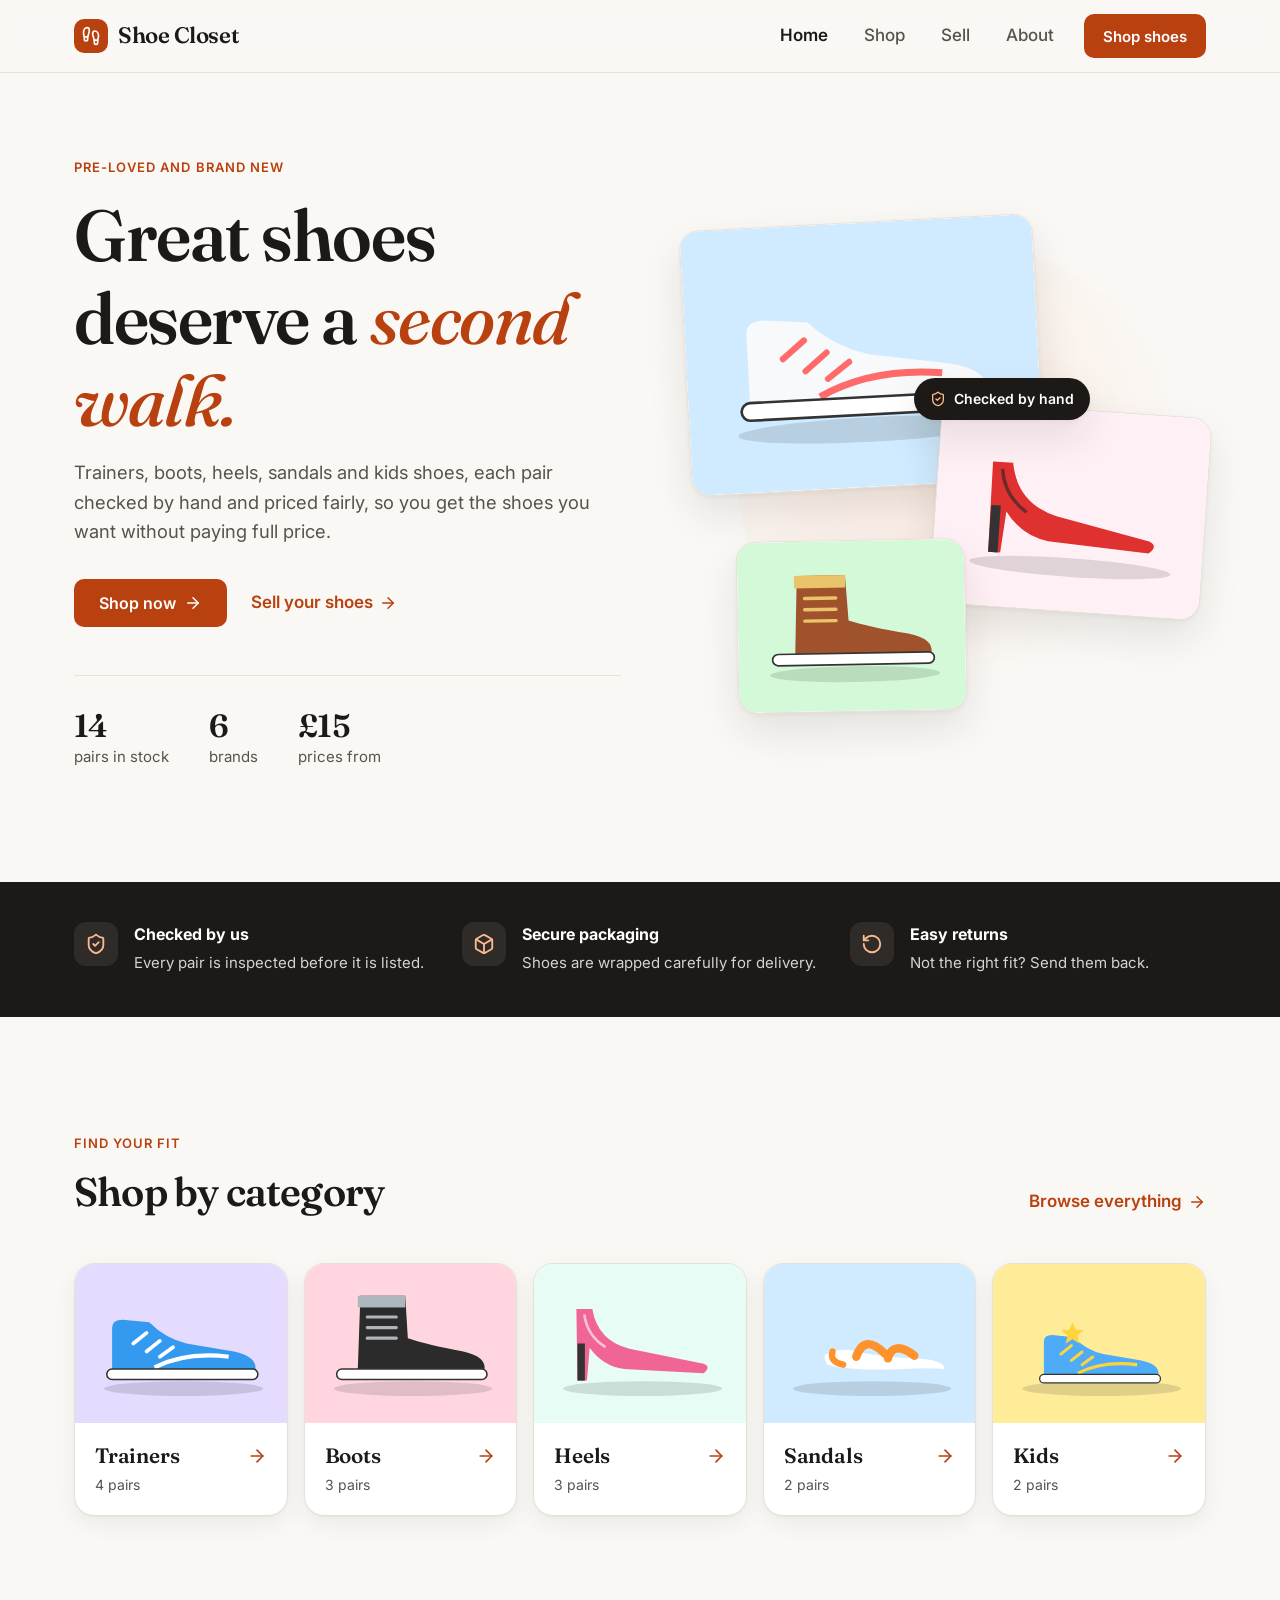
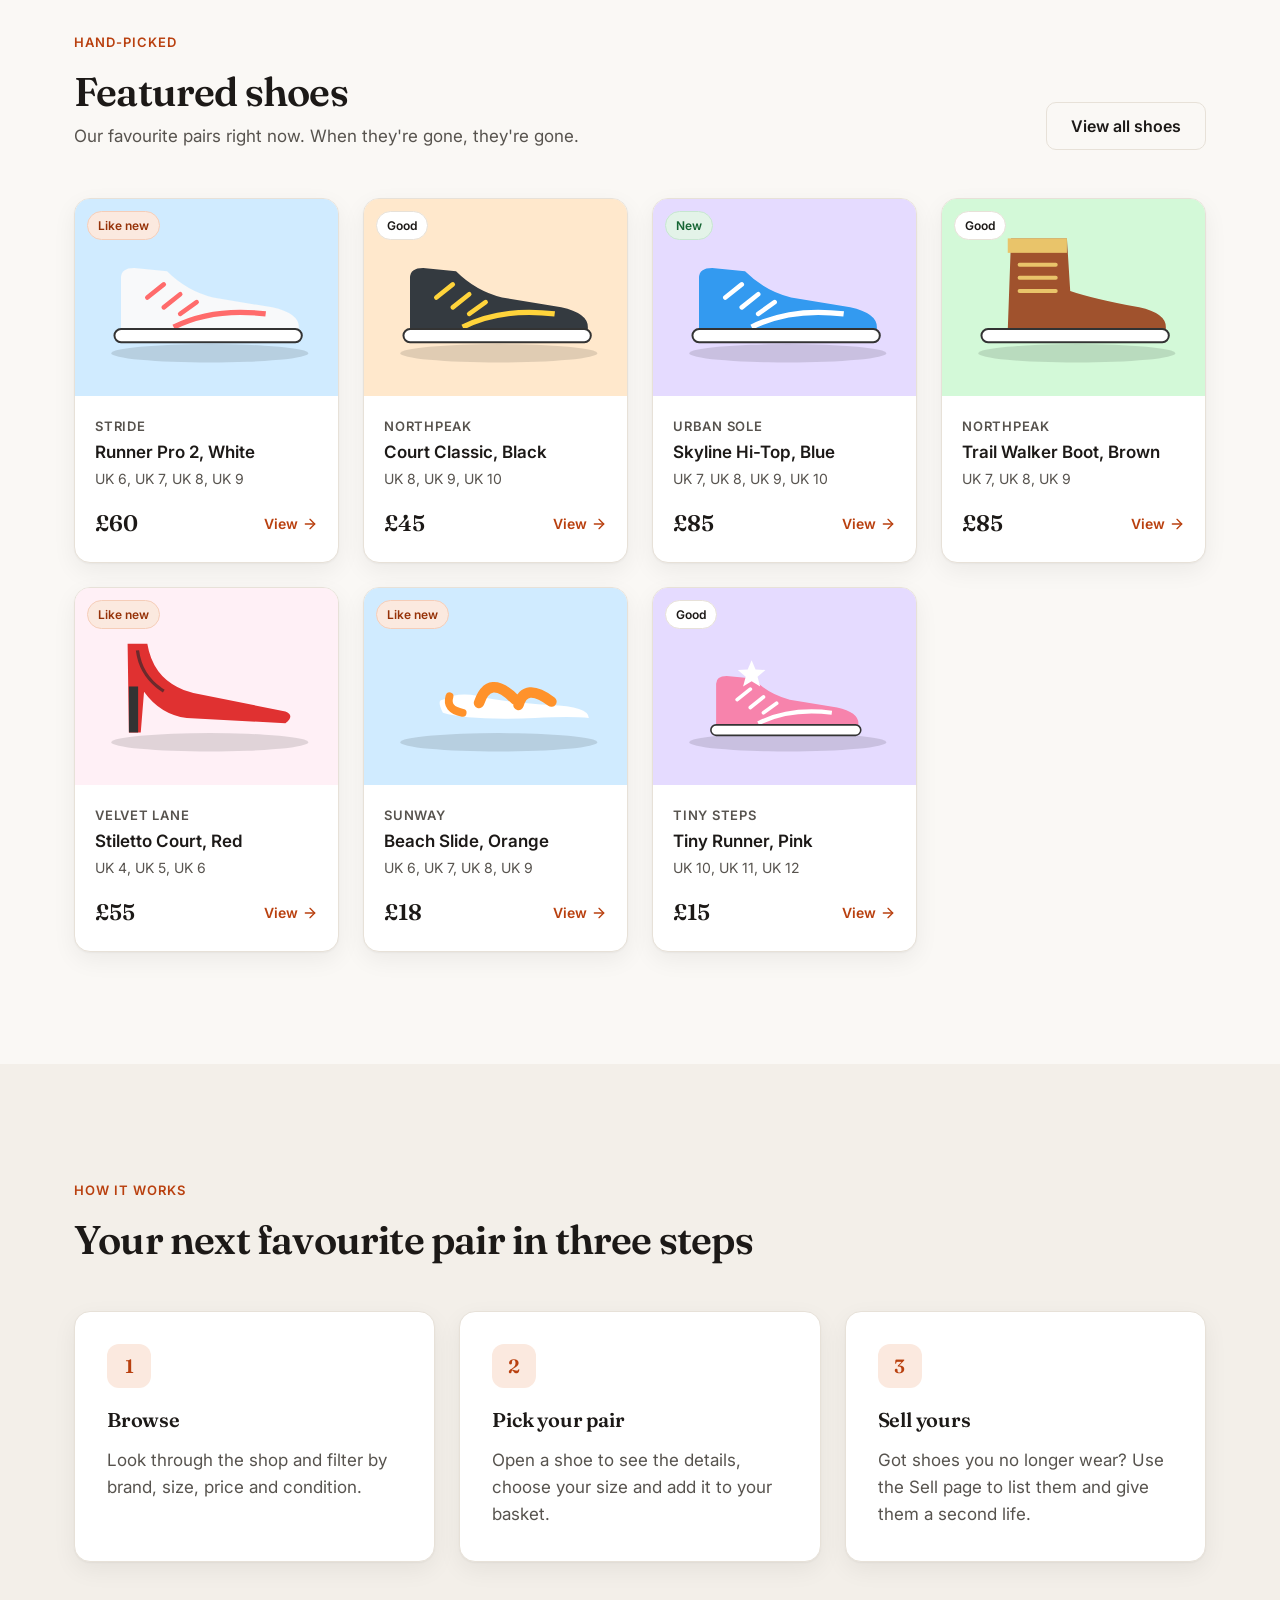
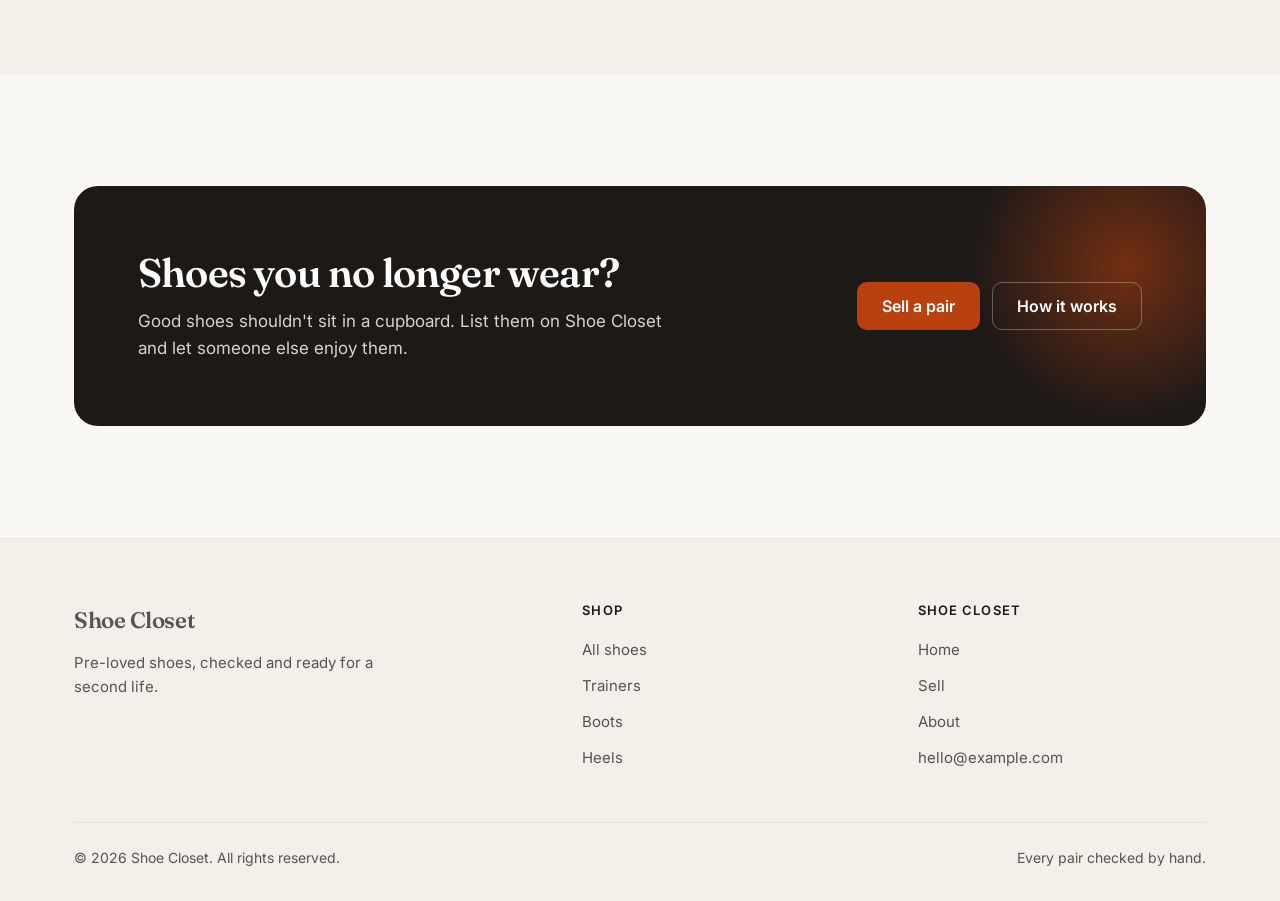
<file: index.html>
<!DOCTYPE html>
<html lang="en-GB">
<head>
  <meta charset="utf-8">
  <meta name="viewport" content="width=device-width, initial-scale=1">
  <title>Shoe Closet | Pre-loved and brand new shoes, checked and fairly priced</title>
  <meta name="description" content="Pre-loved and brand new trainers, boots, heels, sandals and kids shoes. Every pair checked by hand and priced fairly.">
  <meta name="theme-color" content="#faf8f5">
  <meta property="og:type" content="website">
  <meta property="og:title" content="Shoe Closet | Great shoes deserve a second walk">
  <meta property="og:description" content="Pre-loved and brand new shoes, checked by hand and priced fairly.">
  <meta property="og:image" content="images/shoe-1.svg">
  <link rel="icon" href="data:image/svg+xml,%3Csvg xmlns='http://www.w3.org/2000/svg' viewBox='0 0 32 32'%3E%3Crect width='32' height='32' rx='8' fill='%23b9400f'/%3E%3Cpath d='M6 21v-6l5 1c3 2 6 3 10 3.5 3 .4 5 1.2 5 2.5H6z' fill='%23fff'/%3E%3C/svg%3E">
  <link rel="preconnect" href="https://fonts.googleapis.com">
  <link rel="preconnect" href="https://fonts.gstatic.com" crossorigin>
  <link href="https://fonts.googleapis.com/css2?family=Fraunces:ital,opsz,wght@0,9..144,500;0,9..144,600;1,9..144,500&family=Inter:wght@400;500;600&display=swap" rel="stylesheet">
  <link rel="stylesheet" href="styles.css">
</head>
<body>
  <a class="skip" href="#main">Skip to content</a>

  <header class="site-header">
    <nav class="nav container" aria-label="Main">
      <a class="logo" href="index.html">
        <span class="logo-mark"><svg viewBox="0 0 24 24" fill="none" stroke="currentColor" stroke-width="2" stroke-linecap="round" stroke-linejoin="round" aria-hidden="true"><path d="M4 16v-2.38C4 11.5 2.97 10.5 3 8c.03-2.72 1.49-6 4.5-6C9.37 2 10 3.8 10 5.5c0 3.11-2 5.66-2 8.68V16a2 2 0 1 1-4 0Z"/><path d="M20 20v-2.38c0-2.12 1.03-3.12 1-5.62-.03-2.72-1.49-6-4.5-6C14.63 6 14 7.8 14 9.5c0 3.11 2 5.66 2 8.68V20a2 2 0 1 0 4 0Z"/><path d="M16 17h4"/><path d="M4 13h4"/></svg></span>
        Shoe Closet
      </a>
      <button class="menu-btn" type="button" aria-expanded="false" aria-controls="nav-links" aria-label="Open menu"><svg viewBox="0 0 24 24" fill="none" stroke="currentColor" stroke-width="2" stroke-linecap="round" aria-hidden="true"><path d="M4 6h16M4 12h16M4 18h16"/></svg></button>
      <ul class="nav-links" id="nav-links">
        <li><a class="link active" href="index.html" aria-current="page">Home</a></li>
        <li><a class="link" href="shop.html">Shop</a></li>
        <li><a class="link" href="sell.html">Sell</a></li>
        <li><a class="link" href="about.html">About</a></li>
        <li class="nav-cta"><a class="btn" href="shop.html">Shop shoes</a></li>
      </ul>
    </nav>
  </header>

  <main id="main">
    <section class="hero">
      <div class="container hero-grid">
        <div class="hero-text">
          <span class="eyebrow">Pre-loved and brand new</span>
          <h1>Great shoes deserve a <em>second walk.</em></h1>
          <p class="lead">Trainers, boots, heels, sandals and kids shoes, each pair checked by hand and priced fairly, so you get the shoes you want without paying full price.</p>
          <div class="hero-actions">
            <a class="btn" href="shop.html">Shop now
              <svg viewBox="0 0 24 24" fill="none" stroke="currentColor" stroke-width="2" stroke-linecap="round" stroke-linejoin="round" aria-hidden="true"><path d="M5 12h14"/><path d="m12 5 7 7-7 7"/></svg></a>
            <a class="text-link" href="sell.html">Sell your shoes
              <svg viewBox="0 0 24 24" fill="none" stroke="currentColor" stroke-width="2" stroke-linecap="round" stroke-linejoin="round" aria-hidden="true"><path d="M5 12h14"/><path d="m12 5 7 7-7 7"/></svg></a>
          </div>
          <div class="hero-stats">
            <div><strong id="stat-pairs">14</strong><span>pairs in stock</span></div>
            <div><strong id="stat-brands">6</strong><span>brands</span></div>
            <div><strong id="stat-from">&pound;15</strong><span>prices from</span></div>
          </div>
        </div>
        <div class="collage" aria-hidden="true">
          <figure class="c1"><img src="images/shoe-1.svg" alt=""></figure>
          <figure class="c2"><img src="images/shoe-8.svg" alt=""></figure>
          <figure class="c3"><img src="images/shoe-5.svg" alt=""></figure>
          <span class="tag"><svg viewBox="0 0 24 24" fill="none" stroke="currentColor" stroke-width="2" stroke-linecap="round" stroke-linejoin="round"><path d="M20 13c0 5-3.5 7.5-7.66 8.95a1 1 0 0 1-.67-.01C7.5 20.5 4 18 4 13V6a1 1 0 0 1 1-1c2 0 4.5-1.2 6.24-2.72a1.17 1.17 0 0 1 1.52 0C14.51 3.81 17 5 19 5a1 1 0 0 1 1 1z"/><path d="m9 12 2 2 4-4"/></svg>Checked by hand</span>
        </div>
      </div>
    </section>

    <section class="trust-strip" aria-label="Why shop with us">
      <ul class="container">
        <li>
          <span class="ico"><svg viewBox="0 0 24 24" fill="none" stroke="currentColor" stroke-width="2" stroke-linecap="round" stroke-linejoin="round" aria-hidden="true"><path d="M20 13c0 5-3.5 7.5-7.66 8.95a1 1 0 0 1-.67-.01C7.5 20.5 4 18 4 13V6a1 1 0 0 1 1-1c2 0 4.5-1.2 6.24-2.72a1.17 1.17 0 0 1 1.52 0C14.51 3.81 17 5 19 5a1 1 0 0 1 1 1z"/><path d="m9 12 2 2 4-4"/></svg></span>
          <div><strong>Checked by us</strong><span>Every pair is inspected before it is listed.</span></div>
        </li>
        <li>
          <span class="ico"><svg viewBox="0 0 24 24" fill="none" stroke="currentColor" stroke-width="2" stroke-linecap="round" stroke-linejoin="round" aria-hidden="true"><path d="M11 21.73a2 2 0 0 0 2 0l7-4A2 2 0 0 0 21 16V8a2 2 0 0 0-1-1.73l-7-4a2 2 0 0 0-2 0l-7 4A2 2 0 0 0 3 8v8a2 2 0 0 0 1 1.73z"/><path d="M12 22V12"/><path d="m3.3 7 8.7 5 8.7-5"/></svg></span>
          <div><strong>Secure packaging</strong><span>Shoes are wrapped carefully for delivery.</span></div>
        </li>
        <li>
          <span class="ico"><svg viewBox="0 0 24 24" fill="none" stroke="currentColor" stroke-width="2" stroke-linecap="round" stroke-linejoin="round" aria-hidden="true"><path d="M3 12a9 9 0 1 0 9-9 9.75 9.75 0 0 0-6.74 2.74L3 8"/><path d="M3 3v5h5"/></svg></span>
          <div><strong>Easy returns</strong><span>Not the right fit? Send them back.</span></div>
        </li>
      </ul>
    </section>

    <section class="section" aria-labelledby="cat-title">
      <div class="container">
        <div class="section-head reveal">
          <div>
            <span class="eyebrow">Find your fit</span>
            <h2 id="cat-title">Shop by category</h2>
          </div>
          <a class="text-link" href="shop.html">Browse everything
            <svg viewBox="0 0 24 24" fill="none" stroke="currentColor" stroke-width="2" stroke-linecap="round" stroke-linejoin="round" aria-hidden="true"><path d="M5 12h14"/><path d="m12 5 7 7-7 7"/></svg></a>
        </div>
        <div class="tiles reveal">
          <a class="tile" href="shop.html?category=Trainers"><img src="images/shoe-3.svg" alt=""><span>Trainers <svg viewBox="0 0 24 24" fill="none" stroke="currentColor" stroke-width="2" stroke-linecap="round" stroke-linejoin="round" aria-hidden="true"><path d="M5 12h14"/><path d="m12 5 7 7-7 7"/></svg></span><small data-count="Trainers">4 pairs</small></a>
          <a class="tile" href="shop.html?category=Boots"><img src="images/shoe-6.svg" alt=""><span>Boots <svg viewBox="0 0 24 24" fill="none" stroke="currentColor" stroke-width="2" stroke-linecap="round" stroke-linejoin="round" aria-hidden="true"><path d="M5 12h14"/><path d="m12 5 7 7-7 7"/></svg></span><small data-count="Boots">3 pairs</small></a>
          <a class="tile" href="shop.html?category=Heels"><img src="images/shoe-10.svg" alt=""><span>Heels <svg viewBox="0 0 24 24" fill="none" stroke="currentColor" stroke-width="2" stroke-linecap="round" stroke-linejoin="round" aria-hidden="true"><path d="M5 12h14"/><path d="m12 5 7 7-7 7"/></svg></span><small data-count="Heels">3 pairs</small></a>
          <a class="tile" href="shop.html?category=Sandals"><img src="images/shoe-11.svg" alt=""><span>Sandals <svg viewBox="0 0 24 24" fill="none" stroke="currentColor" stroke-width="2" stroke-linecap="round" stroke-linejoin="round" aria-hidden="true"><path d="M5 12h14"/><path d="m12 5 7 7-7 7"/></svg></span><small data-count="Sandals">2 pairs</small></a>
          <a class="tile" href="shop.html?category=Kids"><img src="images/shoe-14.svg" alt=""><span>Kids <svg viewBox="0 0 24 24" fill="none" stroke="currentColor" stroke-width="2" stroke-linecap="round" stroke-linejoin="round" aria-hidden="true"><path d="M5 12h14"/><path d="m12 5 7 7-7 7"/></svg></span><small data-count="Kids">2 pairs</small></a>
        </div>
      </div>
    </section>

    <section class="section" style="padding-top:0" aria-labelledby="feat-title">
      <div class="container">
        <div class="section-head reveal">
          <div>
            <span class="eyebrow">Hand-picked</span>
            <h2 id="feat-title">Featured shoes</h2>
            <p>Our favourite pairs right now. When they're gone, they're gone.</p>
          </div>
          <a class="btn secondary" href="shop.html">View all shoes</a>
        </div>
        <div id="featured" class="grid"></div>
      </div>
    </section>

    <section class="section" style="background:var(--surface-2)" aria-labelledby="how-title">
      <div class="container">
        <div class="section-head reveal">
          <div>
            <span class="eyebrow">How it works</span>
            <h2 id="how-title">Your next favourite pair in three steps</h2>
          </div>
        </div>
        <div class="steps reveal">
          <div class="step"><span class="num">1</span><h3>Browse</h3><p>Look through the shop and filter by brand, size, price and condition.</p></div>
          <div class="step"><span class="num">2</span><h3>Pick your pair</h3><p>Open a shoe to see the details, choose your size and add it to your basket.</p></div>
          <div class="step"><span class="num">3</span><h3>Sell yours</h3><p>Got shoes you no longer wear? Use the Sell page to list them and give them a second life.</p></div>
        </div>
      </div>
    </section>

    <section class="section">
      <div class="container">
        <div class="cta reveal">
          <div>
            <h2>Shoes you no longer wear?</h2>
            <p>Good shoes shouldn't sit in a cupboard. List them on Shoe Closet and let someone else enjoy them.</p>
          </div>
          <div class="actions">
            <a class="btn" href="sell.html">Sell a pair</a>
            <a class="btn secondary" href="about.html">How it works</a>
          </div>
        </div>
      </div>
    </section>
  </main>

  <footer class="site-footer">
    <div class="container">
      <div class="footer-grid">
        <div class="footer-about">
          <a class="logo" href="index.html">Shoe Closet</a>
          <p>Pre-loved shoes, checked and ready for a second life.</p>
        </div>
        <div>
          <h3>Shop</h3>
          <ul>
            <li><a href="shop.html">All shoes</a></li>
            <li><a href="shop.html?category=Trainers">Trainers</a></li>
            <li><a href="shop.html?category=Boots">Boots</a></li>
            <li><a href="shop.html?category=Heels">Heels</a></li>
          </ul>
        </div>
        <div>
          <h3>Shoe Closet</h3>
          <ul>
            <li><a href="index.html">Home</a></li>
            <li><a href="sell.html">Sell</a></li>
            <li><a href="about.html">About</a></li>
            <!-- Replace hello@example.com with the real shop email -->
            <li><a href="mailto:hello@example.com">hello@example.com</a></li>
          </ul>
        </div>
      </div>
      <div class="footer-bottom">
        <span>&copy; <span id="year">2026</span> Shoe Closet. All rights reserved.</span>
        <span>Every pair checked by hand.</span>
      </div>
    </div>
  </footer>

  <script src="shoes.js"></script>
  <script src="site.js"></script>
  <script src="script.js"></script>
</body>
</html>
</file>
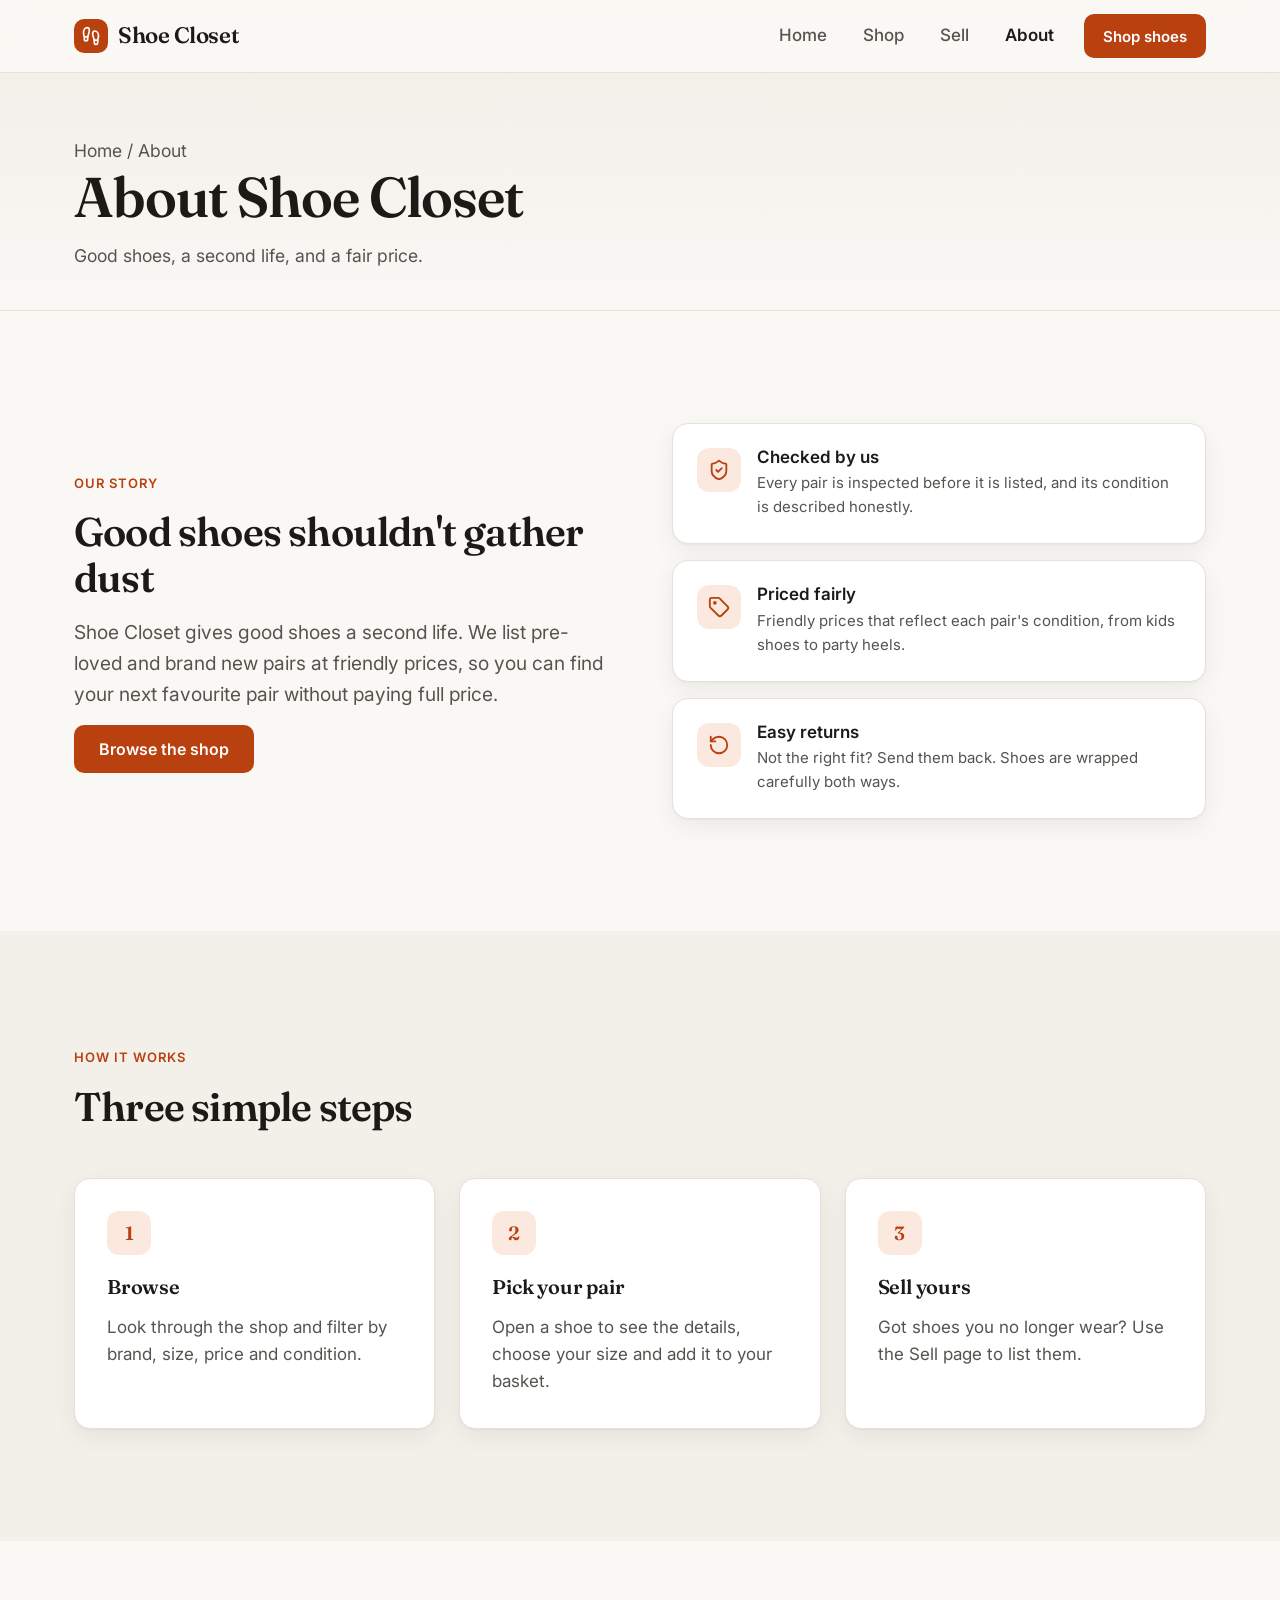
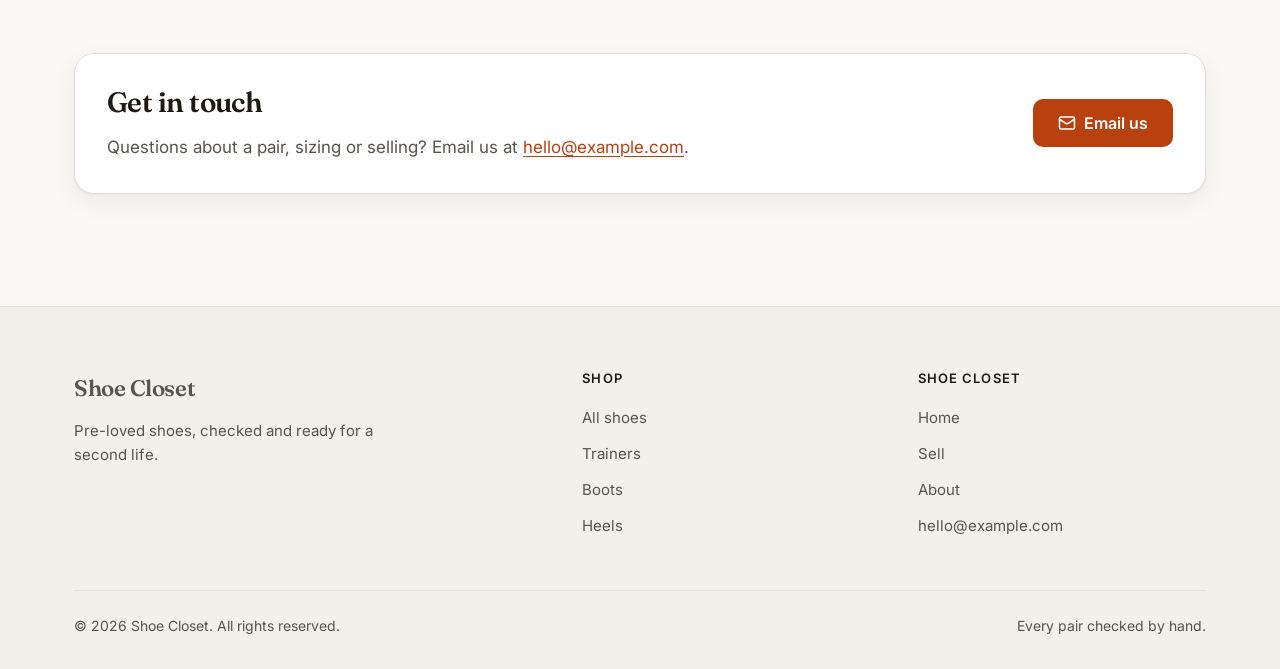
<file: about.html>
<!DOCTYPE html>
<html lang="en-GB">
<head>
  <meta charset="utf-8">
  <meta name="viewport" content="width=device-width, initial-scale=1">
  <title>About | Shoe Closet</title>
  <meta name="description" content="How Shoe Closet works: pre-loved and brand new shoes, checked by hand and priced fairly. Get in touch.">
  <meta name="theme-color" content="#faf8f5">
  <meta property="og:type" content="website">
  <meta property="og:title" content="About Shoe Closet">
  <meta property="og:description" content="Shoe Closet gives good shoes a second life.">
  <meta property="og:image" content="images/shoe-1.svg">
  <link rel="icon" href="data:image/svg+xml,%3Csvg xmlns='http://www.w3.org/2000/svg' viewBox='0 0 32 32'%3E%3Crect width='32' height='32' rx='8' fill='%23b9400f'/%3E%3Cpath d='M6 21v-6l5 1c3 2 6 3 10 3.5 3 .4 5 1.2 5 2.5H6z' fill='%23fff'/%3E%3C/svg%3E">
  <link rel="preconnect" href="https://fonts.googleapis.com">
  <link rel="preconnect" href="https://fonts.gstatic.com" crossorigin>
  <link href="https://fonts.googleapis.com/css2?family=Fraunces:ital,opsz,wght@0,9..144,500;0,9..144,600;1,9..144,500&family=Inter:wght@400;500;600&display=swap" rel="stylesheet">
  <link rel="stylesheet" href="styles.css">
</head>
<body>
  <a class="skip" href="#main">Skip to content</a>

  <header class="site-header">
    <nav class="nav container" aria-label="Main">
      <a class="logo" href="index.html">
        <span class="logo-mark"><svg viewBox="0 0 24 24" fill="none" stroke="currentColor" stroke-width="2" stroke-linecap="round" stroke-linejoin="round" aria-hidden="true"><path d="M4 16v-2.38C4 11.5 2.97 10.5 3 8c.03-2.72 1.49-6 4.5-6C9.37 2 10 3.8 10 5.5c0 3.11-2 5.66-2 8.68V16a2 2 0 1 1-4 0Z"/><path d="M20 20v-2.38c0-2.12 1.03-3.12 1-5.62-.03-2.72-1.49-6-4.5-6C14.63 6 14 7.8 14 9.5c0 3.11 2 5.66 2 8.68V20a2 2 0 1 0 4 0Z"/><path d="M16 17h4"/><path d="M4 13h4"/></svg></span>
        Shoe Closet
      </a>
      <button class="menu-btn" type="button" aria-expanded="false" aria-controls="nav-links" aria-label="Open menu"><svg viewBox="0 0 24 24" fill="none" stroke="currentColor" stroke-width="2" stroke-linecap="round" aria-hidden="true"><path d="M4 6h16M4 12h16M4 18h16"/></svg></button>
      <ul class="nav-links" id="nav-links">
        <li><a class="link" href="index.html">Home</a></li>
        <li><a class="link" href="shop.html">Shop</a></li>
        <li><a class="link" href="sell.html">Sell</a></li>
        <li><a class="link active" href="about.html" aria-current="page">About</a></li>
        <li class="nav-cta"><a class="btn" href="shop.html">Shop shoes</a></li>
      </ul>
    </nav>
  </header>

  <main id="main">
    <section class="page-head">
      <div class="container">
        <p class="crumbs"><a href="index.html">Home</a> / About</p>
        <h1>About Shoe Closet</h1>
        <p>Good shoes, a second life, and a fair price.</p>
      </div>
    </section>

    <section class="section">
      <div class="container about-intro">
        <div class="reveal">
          <span class="eyebrow">Our story</span>
          <h2>Good shoes shouldn't gather dust</h2>
          <p class="lead">Shoe Closet gives good shoes a second life. We list pre-loved and brand new pairs at friendly prices, so you can find your next favourite pair without paying full price.</p>
          <a class="btn" href="shop.html">Browse the shop</a>
        </div>
        <div class="values reveal">
          <div class="value">
            <span class="ico"><svg viewBox="0 0 24 24" fill="none" stroke="currentColor" stroke-width="2" stroke-linecap="round" stroke-linejoin="round" aria-hidden="true"><path d="M20 13c0 5-3.5 7.5-7.66 8.95a1 1 0 0 1-.67-.01C7.5 20.5 4 18 4 13V6a1 1 0 0 1 1-1c2 0 4.5-1.2 6.24-2.72a1.17 1.17 0 0 1 1.52 0C14.51 3.81 17 5 19 5a1 1 0 0 1 1 1z"/><path d="m9 12 2 2 4-4"/></svg></span>
            <div><h3>Checked by us</h3><p>Every pair is inspected before it is listed, and its condition is described honestly.</p></div>
          </div>
          <div class="value">
            <span class="ico"><svg viewBox="0 0 24 24" fill="none" stroke="currentColor" stroke-width="2" stroke-linecap="round" stroke-linejoin="round" aria-hidden="true"><path d="M12.586 2.586A2 2 0 0 0 11.172 2H4a2 2 0 0 0-2 2v7.172a2 2 0 0 0 .586 1.414l8.704 8.704a2.426 2.426 0 0 0 3.42 0l6.58-6.58a2.426 2.426 0 0 0 0-3.42z"/><circle cx="7.5" cy="7.5" r="1"/></svg></span>
            <div><h3>Priced fairly</h3><p>Friendly prices that reflect each pair's condition, from kids shoes to party heels.</p></div>
          </div>
          <div class="value">
            <span class="ico"><svg viewBox="0 0 24 24" fill="none" stroke="currentColor" stroke-width="2" stroke-linecap="round" stroke-linejoin="round" aria-hidden="true"><path d="M3 12a9 9 0 1 0 9-9 9.75 9.75 0 0 0-6.74 2.74L3 8"/><path d="M3 3v5h5"/></svg></span>
            <div><h3>Easy returns</h3><p>Not the right fit? Send them back. Shoes are wrapped carefully both ways.</p></div>
          </div>
        </div>
      </div>
    </section>

    <section class="section" style="background:var(--surface-2)" aria-labelledby="how-title">
      <div class="container">
        <div class="section-head reveal">
          <div>
            <span class="eyebrow">How it works</span>
            <h2 id="how-title">Three simple steps</h2>
          </div>
        </div>
        <div class="steps reveal">
          <div class="step"><span class="num">1</span><h3>Browse</h3><p>Look through the shop and filter by brand, size, price and condition.</p></div>
          <div class="step"><span class="num">2</span><h3>Pick your pair</h3><p>Open a shoe to see the details, choose your size and add it to your basket.</p></div>
          <div class="step"><span class="num">3</span><h3>Sell yours</h3><p>Got shoes you no longer wear? Use the Sell page to list them.</p></div>
        </div>
      </div>
    </section>

    <section class="section" aria-labelledby="contact-title">
      <div class="container">
        <div class="panel contact-card reveal">
          <div>
            <h2 id="contact-title" style="font-size:1.75rem">Get in touch</h2>
            <!-- Replace hello@example.com with the real shop email -->
            <p>Questions about a pair, sizing or selling? Email us at <a href="mailto:hello@example.com">hello@example.com</a>.</p>
          </div>
          <a class="btn" href="mailto:hello@example.com">
            <svg viewBox="0 0 24 24" fill="none" stroke="currentColor" stroke-width="2" stroke-linecap="round" stroke-linejoin="round" aria-hidden="true"><rect width="20" height="16" x="2" y="4" rx="2"/><path d="m22 7-8.97 5.7a1.94 1.94 0 0 1-2.06 0L2 7"/></svg>
            Email us</a>
        </div>
      </div>
    </section>
  </main>

  <footer class="site-footer">
    <div class="container">
      <div class="footer-grid">
        <div class="footer-about">
          <a class="logo" href="index.html">Shoe Closet</a>
          <p>Pre-loved shoes, checked and ready for a second life.</p>
        </div>
        <div>
          <h3>Shop</h3>
          <ul>
            <li><a href="shop.html">All shoes</a></li>
            <li><a href="shop.html?category=Trainers">Trainers</a></li>
            <li><a href="shop.html?category=Boots">Boots</a></li>
            <li><a href="shop.html?category=Heels">Heels</a></li>
          </ul>
        </div>
        <div>
          <h3>Shoe Closet</h3>
          <ul>
            <li><a href="index.html">Home</a></li>
            <li><a href="sell.html">Sell</a></li>
            <li><a href="about.html">About</a></li>
            <li><a href="mailto:hello@example.com">hello@example.com</a></li>
          </ul>
        </div>
      </div>
      <div class="footer-bottom">
        <span>&copy; <span id="year">2026</span> Shoe Closet. All rights reserved.</span>
        <span>Every pair checked by hand.</span>
      </div>
    </div>
  </footer>

  <script src="site.js"></script>
</body>
</html>
</file>
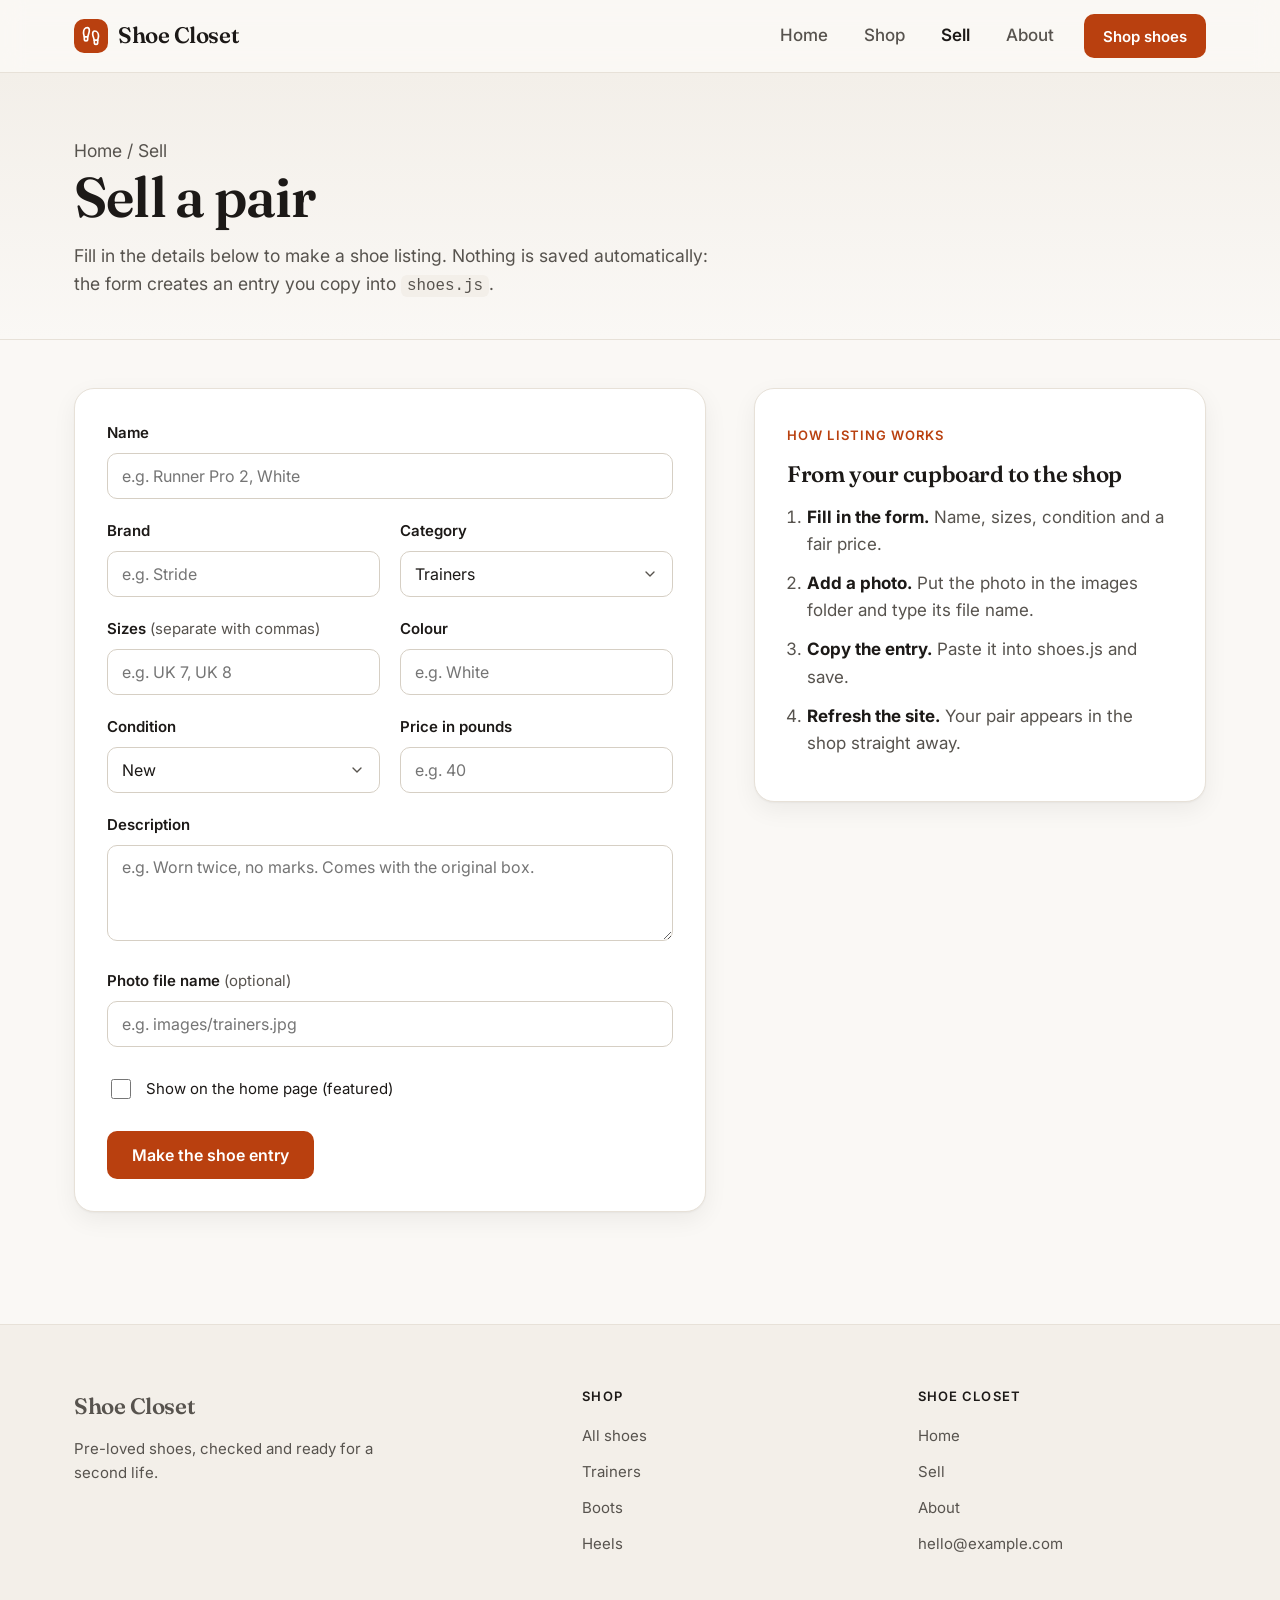
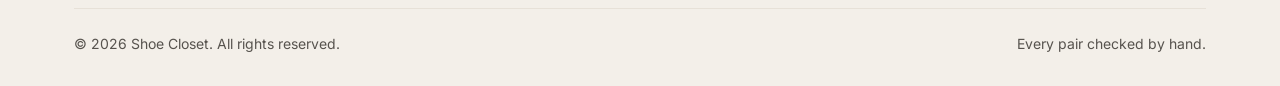
<file: add.html>
<!DOCTYPE html>
<html lang="en-GB">
<head>
  <meta charset="utf-8">
  <meta http-equiv="refresh" content="0; url=sell.html">
  <meta name="viewport" content="width=device-width, initial-scale=1">
  <title>Sell a pair | Shoe Closet</title>
  <link rel="stylesheet" href="styles.css">
</head>
<body>
  <main class="container" style="padding:64px 24px"><p>This page has moved. <a href="sell.html">Go to the Sell page</a>.</p></main>
  <script>window.location.replace("sell.html");</script>
</body>
</html>
</file>
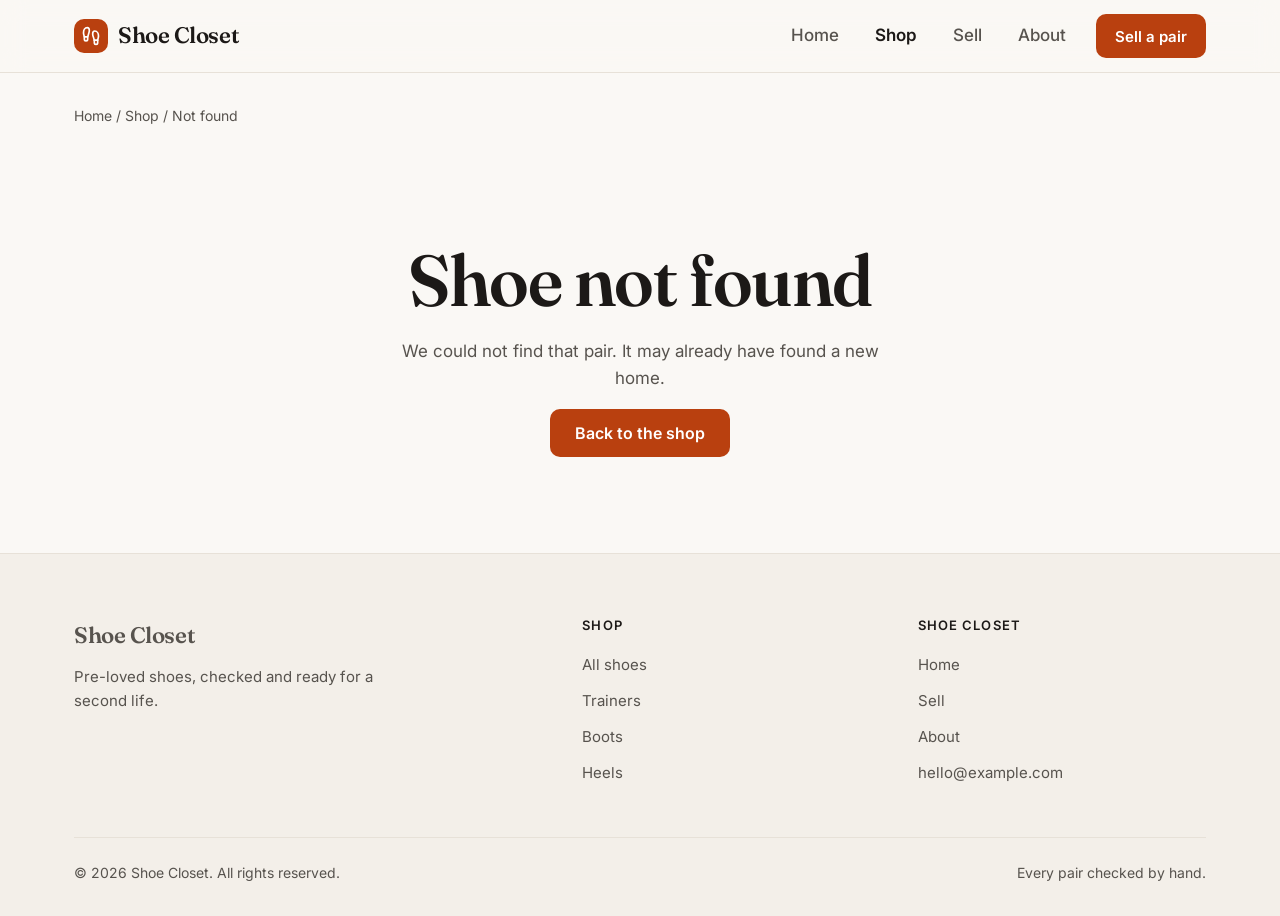
<file: product.html>
<!DOCTYPE html>
<html lang="en-GB">
<head>
  <meta charset="utf-8">
  <meta name="viewport" content="width=device-width, initial-scale=1">
  <title>Shoe details | Shoe Closet</title>
  <meta name="description" content="Shoe details, sizes, condition and price at Shoe Closet.">
  <meta name="theme-color" content="#faf8f5">
  <meta property="og:type" content="product">
  <meta property="og:title" content="Shoe details | Shoe Closet">
  <meta property="og:description" content="Pre-loved and brand new shoes, checked by hand and priced fairly.">
  <meta property="og:image" content="images/shoe-1.svg">
  <link rel="icon" href="data:image/svg+xml,%3Csvg xmlns='http://www.w3.org/2000/svg' viewBox='0 0 32 32'%3E%3Crect width='32' height='32' rx='8' fill='%23b9400f'/%3E%3Cpath d='M6 21v-6l5 1c3 2 6 3 10 3.5 3 .4 5 1.2 5 2.5H6z' fill='%23fff'/%3E%3C/svg%3E">
  <link rel="preconnect" href="https://fonts.googleapis.com">
  <link rel="preconnect" href="https://fonts.gstatic.com" crossorigin>
  <link href="https://fonts.googleapis.com/css2?family=Fraunces:ital,opsz,wght@0,9..144,500;0,9..144,600;1,9..144,500&family=Inter:wght@400;500;600&display=swap" rel="stylesheet">
  <link rel="stylesheet" href="styles.css">
</head>
<body>
  <a class="skip" href="#main">Skip to content</a>

  <header class="site-header">
    <nav class="nav container" aria-label="Main">
      <a class="logo" href="index.html">
        <span class="logo-mark"><svg viewBox="0 0 24 24" fill="none" stroke="currentColor" stroke-width="2" stroke-linecap="round" stroke-linejoin="round" aria-hidden="true"><path d="M4 16v-2.38C4 11.5 2.97 10.5 3 8c.03-2.72 1.49-6 4.5-6C9.37 2 10 3.8 10 5.5c0 3.11-2 5.66-2 8.68V16a2 2 0 1 1-4 0Z"/><path d="M20 20v-2.38c0-2.12 1.03-3.12 1-5.62-.03-2.72-1.49-6-4.5-6C14.63 6 14 7.8 14 9.5c0 3.11 2 5.66 2 8.68V20a2 2 0 1 0 4 0Z"/><path d="M16 17h4"/><path d="M4 13h4"/></svg></span>
        Shoe Closet
      </a>
      <button class="menu-btn" type="button" aria-expanded="false" aria-controls="nav-links" aria-label="Open menu"><svg viewBox="0 0 24 24" fill="none" stroke="currentColor" stroke-width="2" stroke-linecap="round" aria-hidden="true"><path d="M4 6h16M4 12h16M4 18h16"/></svg></button>
      <ul class="nav-links" id="nav-links">
        <li><a class="link" href="index.html">Home</a></li>
        <li><a class="link active" href="shop.html">Shop</a></li>
        <li><a class="link" href="sell.html">Sell</a></li>
        <li><a class="link" href="about.html">About</a></li>
        <li class="nav-cta"><a class="btn" href="sell.html">Sell a pair</a></li>
      </ul>
    </nav>
  </header>

  <main id="main" class="container">
    <p class="crumbs" style="margin-top:32px"><a href="index.html">Home</a> / <a href="shop.html">Shop</a> / <span id="crumb-name">Shoe</span></p>
    <div id="product"></div>
    <section id="related-wrap" class="section" style="padding-top:0" hidden aria-labelledby="related-title">
      <div class="section-head">
        <div>
          <span class="eyebrow">More to love</span>
          <h2 id="related-title">You may also like</h2>
        </div>
        <a class="text-link" href="shop.html">Back to the shop
          <svg viewBox="0 0 24 24" fill="none" stroke="currentColor" stroke-width="2" stroke-linecap="round" stroke-linejoin="round" aria-hidden="true"><path d="M5 12h14"/><path d="m12 5 7 7-7 7"/></svg></a>
      </div>
      <div id="related" class="grid"></div>
    </section>
  </main>

  <footer class="site-footer">
    <div class="container">
      <div class="footer-grid">
        <div class="footer-about">
          <a class="logo" href="index.html">Shoe Closet</a>
          <p>Pre-loved shoes, checked and ready for a second life.</p>
        </div>
        <div>
          <h3>Shop</h3>
          <ul>
            <li><a href="shop.html">All shoes</a></li>
            <li><a href="shop.html?category=Trainers">Trainers</a></li>
            <li><a href="shop.html?category=Boots">Boots</a></li>
            <li><a href="shop.html?category=Heels">Heels</a></li>
          </ul>
        </div>
        <div>
          <h3>Shoe Closet</h3>
          <ul>
            <li><a href="index.html">Home</a></li>
            <li><a href="sell.html">Sell</a></li>
            <li><a href="about.html">About</a></li>
            <!-- Replace hello@example.com with the real shop email -->
            <li><a href="mailto:hello@example.com">hello@example.com</a></li>
          </ul>
        </div>
      </div>
      <div class="footer-bottom">
        <span>&copy; <span id="year">2026</span> Shoe Closet. All rights reserved.</span>
        <span>Every pair checked by hand.</span>
      </div>
    </div>
  </footer>

  <script src="shoes.js"></script>
  <script src="site.js"></script>
  <script src="product.js"></script>
</body>
</html>
</file>
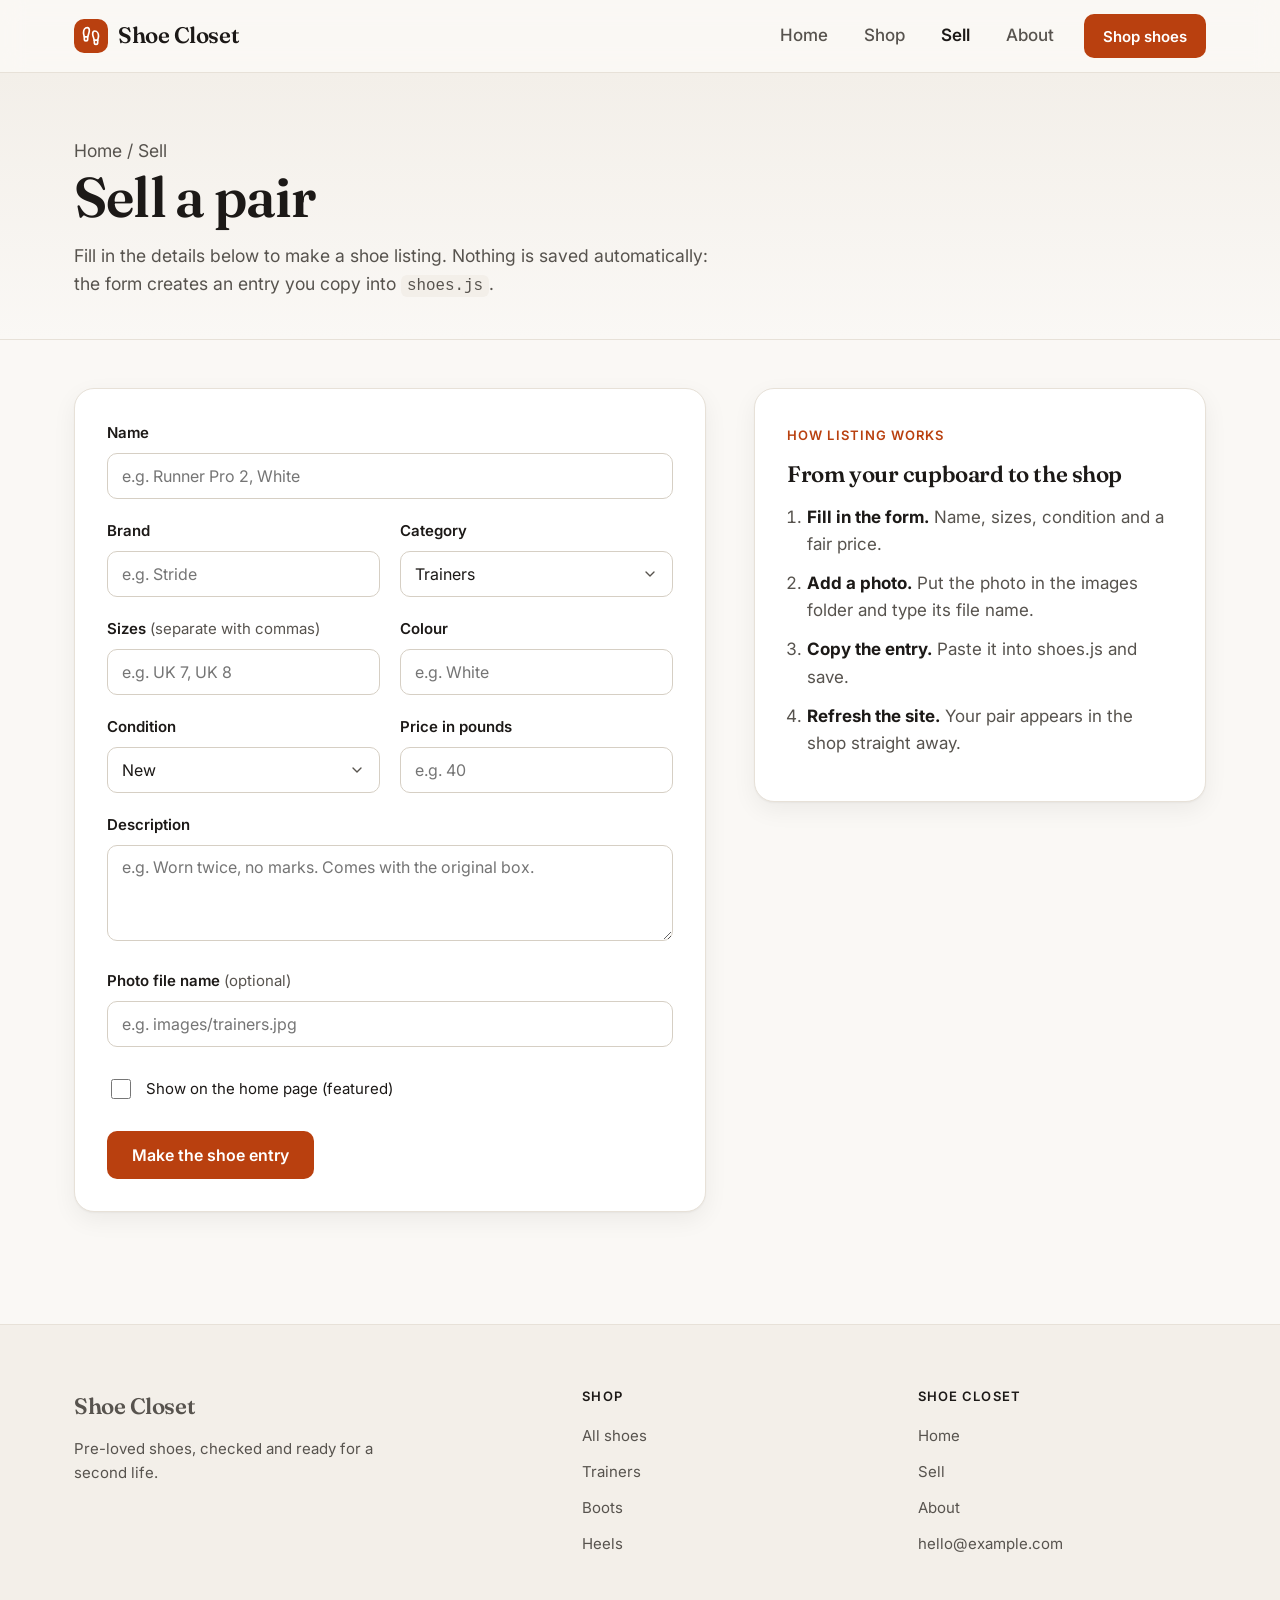
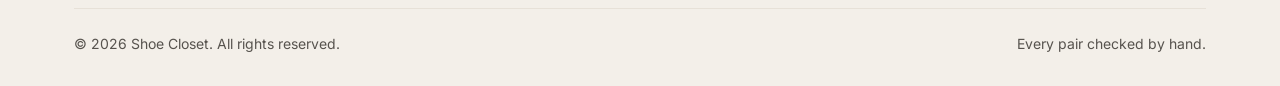
<file: sell.html>
<!DOCTYPE html>
<html lang="en-GB">
<head>
  <meta charset="utf-8">
  <meta name="viewport" content="width=device-width, initial-scale=1">
  <title>Sell a pair | Shoe Closet</title>
  <meta name="description" content="Make a listing entry for a pair of shoes you want to sell on Shoe Closet.">
  <meta name="theme-color" content="#faf8f5">
  <meta property="og:type" content="website">
  <meta property="og:title" content="Sell a pair | Shoe Closet">
  <meta property="og:description" content="Give good shoes a second life. List a pair on Shoe Closet.">
  <meta property="og:image" content="images/shoe-1.svg">
  <link rel="icon" href="data:image/svg+xml,%3Csvg xmlns='http://www.w3.org/2000/svg' viewBox='0 0 32 32'%3E%3Crect width='32' height='32' rx='8' fill='%23b9400f'/%3E%3Cpath d='M6 21v-6l5 1c3 2 6 3 10 3.5 3 .4 5 1.2 5 2.5H6z' fill='%23fff'/%3E%3C/svg%3E">
  <link rel="preconnect" href="https://fonts.googleapis.com">
  <link rel="preconnect" href="https://fonts.gstatic.com" crossorigin>
  <link href="https://fonts.googleapis.com/css2?family=Fraunces:ital,opsz,wght@0,9..144,500;0,9..144,600;1,9..144,500&family=Inter:wght@400;500;600&display=swap" rel="stylesheet">
  <link rel="stylesheet" href="styles.css">
</head>
<body>
  <a class="skip" href="#main">Skip to content</a>

  <header class="site-header">
    <nav class="nav container" aria-label="Main">
      <a class="logo" href="index.html">
        <span class="logo-mark"><svg viewBox="0 0 24 24" fill="none" stroke="currentColor" stroke-width="2" stroke-linecap="round" stroke-linejoin="round" aria-hidden="true"><path d="M4 16v-2.38C4 11.5 2.97 10.5 3 8c.03-2.72 1.49-6 4.5-6C9.37 2 10 3.8 10 5.5c0 3.11-2 5.66-2 8.68V16a2 2 0 1 1-4 0Z"/><path d="M20 20v-2.38c0-2.12 1.03-3.12 1-5.62-.03-2.72-1.49-6-4.5-6C14.63 6 14 7.8 14 9.5c0 3.11 2 5.66 2 8.68V20a2 2 0 1 0 4 0Z"/><path d="M16 17h4"/><path d="M4 13h4"/></svg></span>
        Shoe Closet
      </a>
      <button class="menu-btn" type="button" aria-expanded="false" aria-controls="nav-links" aria-label="Open menu"><svg viewBox="0 0 24 24" fill="none" stroke="currentColor" stroke-width="2" stroke-linecap="round" aria-hidden="true"><path d="M4 6h16M4 12h16M4 18h16"/></svg></button>
      <ul class="nav-links" id="nav-links">
        <li><a class="link" href="index.html">Home</a></li>
        <li><a class="link" href="shop.html">Shop</a></li>
        <li><a class="link active" href="sell.html" aria-current="page">Sell</a></li>
        <li><a class="link" href="about.html">About</a></li>
        <li class="nav-cta"><a class="btn" href="shop.html">Shop shoes</a></li>
      </ul>
    </nav>
  </header>

  <main id="main">
    <section class="page-head">
      <div class="container">
        <p class="crumbs"><a href="index.html">Home</a> / Sell</p>
        <h1>Sell a pair</h1>
        <p>Fill in the details below to make a shoe listing. Nothing is saved automatically: the form creates an entry you copy into <code>shoes.js</code>.</p>
      </div>
    </section>

    <div class="container sell-layout">
      <div>
        <form id="form" class="panel add-form">
          <div class="field full">
            <label for="f-name">Name</label>
            <input id="f-name" required placeholder="e.g. Runner Pro 2, White">
          </div>
          <div class="field">
            <label for="f-brand">Brand</label>
            <input id="f-brand" placeholder="e.g. Stride">
          </div>
          <div class="field">
            <label for="f-category">Category</label>
            <select id="f-category">
              <option>Trainers</option>
              <option>Boots</option>
              <option>Heels</option>
              <option>Sandals</option>
              <option>Kids</option>
            </select>
          </div>
          <div class="field">
            <label for="f-size">Sizes <span class="hint">(separate with commas)</span></label>
            <input id="f-size" placeholder="e.g. UK 7, UK 8">
          </div>
          <div class="field">
            <label for="f-colour">Colour</label>
            <input id="f-colour" placeholder="e.g. White">
          </div>
          <div class="field">
            <label for="f-condition">Condition</label>
            <select id="f-condition">
              <option>New</option>
              <option>Like new</option>
              <option>Good</option>
              <option>Used</option>
            </select>
          </div>
          <div class="field">
            <label for="f-price">Price in pounds</label>
            <input id="f-price" type="number" min="0" step="1" placeholder="e.g. 40">
          </div>
          <div class="field full">
            <label for="f-desc">Description</label>
            <textarea id="f-desc" rows="3" placeholder="e.g. Worn twice, no marks. Comes with the original box."></textarea>
          </div>
          <div class="field full">
            <label for="f-image">Photo file name <span class="hint">(optional)</span></label>
            <input id="f-image" placeholder="e.g. images/trainers.jpg">
          </div>
          <label class="check full"><input id="f-featured" type="checkbox"> Show on the home page (featured)</label>
          <div class="full"><button class="btn" type="submit">Make the shoe entry</button></div>
        </form>

        <div id="result" class="panel result" hidden>
          <h2>Your shoe entry</h2>
          <p>Copy this, then paste it into <code>shoes.js</code> just before the final <code>];</code>, and add a comma after the closing brace of the shoe before it.</p>
          <label for="output" class="skip">Shoe entry</label>
          <textarea id="output" rows="15" readonly></textarea>
          <button class="btn dark" id="copy" type="button">Copy to clipboard</button><span id="copied" class="copied" aria-live="polite"></span>
        </div>
      </div>

      <aside class="panel side-note" aria-label="How listing works">
        <span class="eyebrow">How listing works</span>
        <h2>From your cupboard to the shop</h2>
        <ol>
          <li><strong>Fill in the form.</strong> Name, sizes, condition and a fair price.</li>
          <li><strong>Add a photo.</strong> Put the photo in the images folder and type its file name.</li>
          <li><strong>Copy the entry.</strong> Paste it into shoes.js and save.</li>
          <li><strong>Refresh the site.</strong> Your pair appears in the shop straight away.</li>
        </ol>
      </aside>
    </div>
  </main>

  <footer class="site-footer">
    <div class="container">
      <div class="footer-grid">
        <div class="footer-about">
          <a class="logo" href="index.html">Shoe Closet</a>
          <p>Pre-loved shoes, checked and ready for a second life.</p>
        </div>
        <div>
          <h3>Shop</h3>
          <ul>
            <li><a href="shop.html">All shoes</a></li>
            <li><a href="shop.html?category=Trainers">Trainers</a></li>
            <li><a href="shop.html?category=Boots">Boots</a></li>
            <li><a href="shop.html?category=Heels">Heels</a></li>
          </ul>
        </div>
        <div>
          <h3>Shoe Closet</h3>
          <ul>
            <li><a href="index.html">Home</a></li>
            <li><a href="sell.html">Sell</a></li>
            <li><a href="about.html">About</a></li>
            <!-- Replace hello@example.com with the real shop email -->
            <li><a href="mailto:hello@example.com">hello@example.com</a></li>
          </ul>
        </div>
      </div>
      <div class="footer-bottom">
        <span>&copy; <span id="year">2026</span> Shoe Closet. All rights reserved.</span>
        <span>Every pair checked by hand.</span>
      </div>
    </div>
  </footer>

  <script src="shoes.js"></script>
  <script src="site.js"></script>
  <script src="add.js"></script>
</body>
</html>
</file>
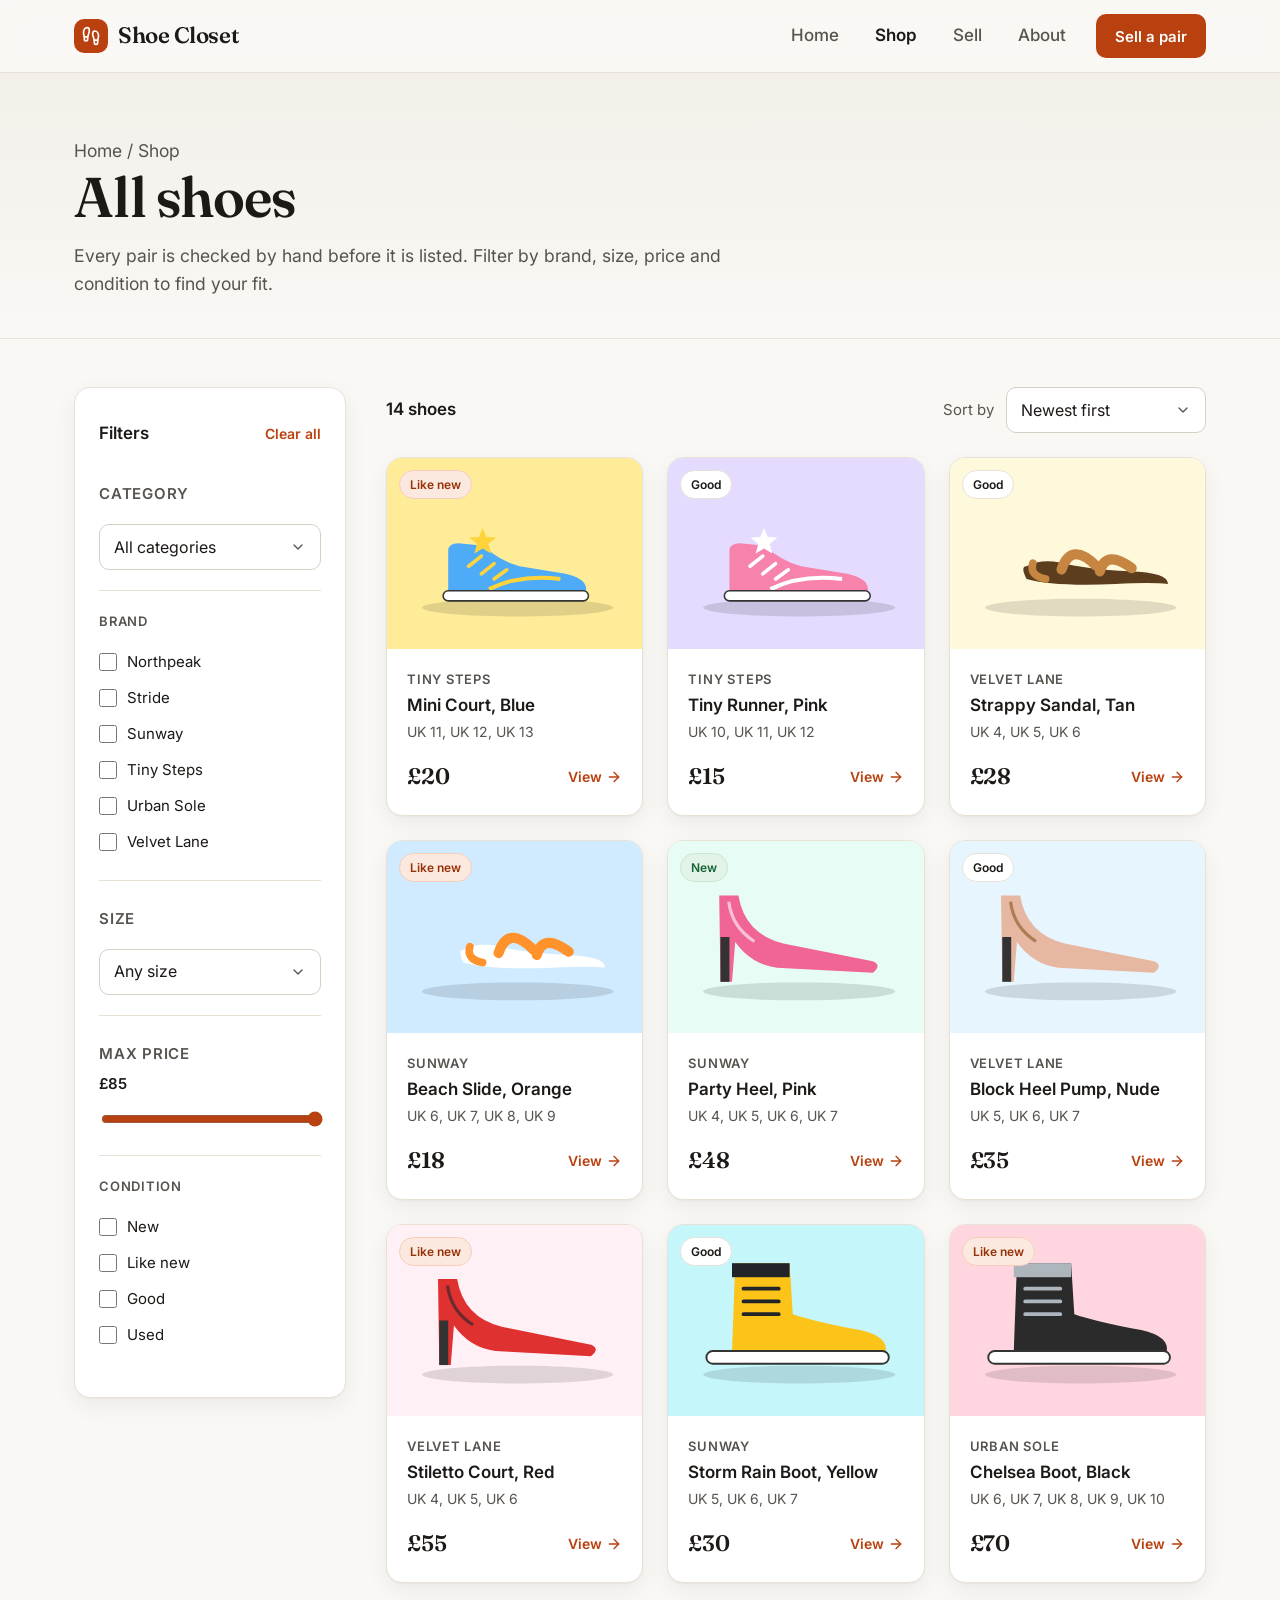
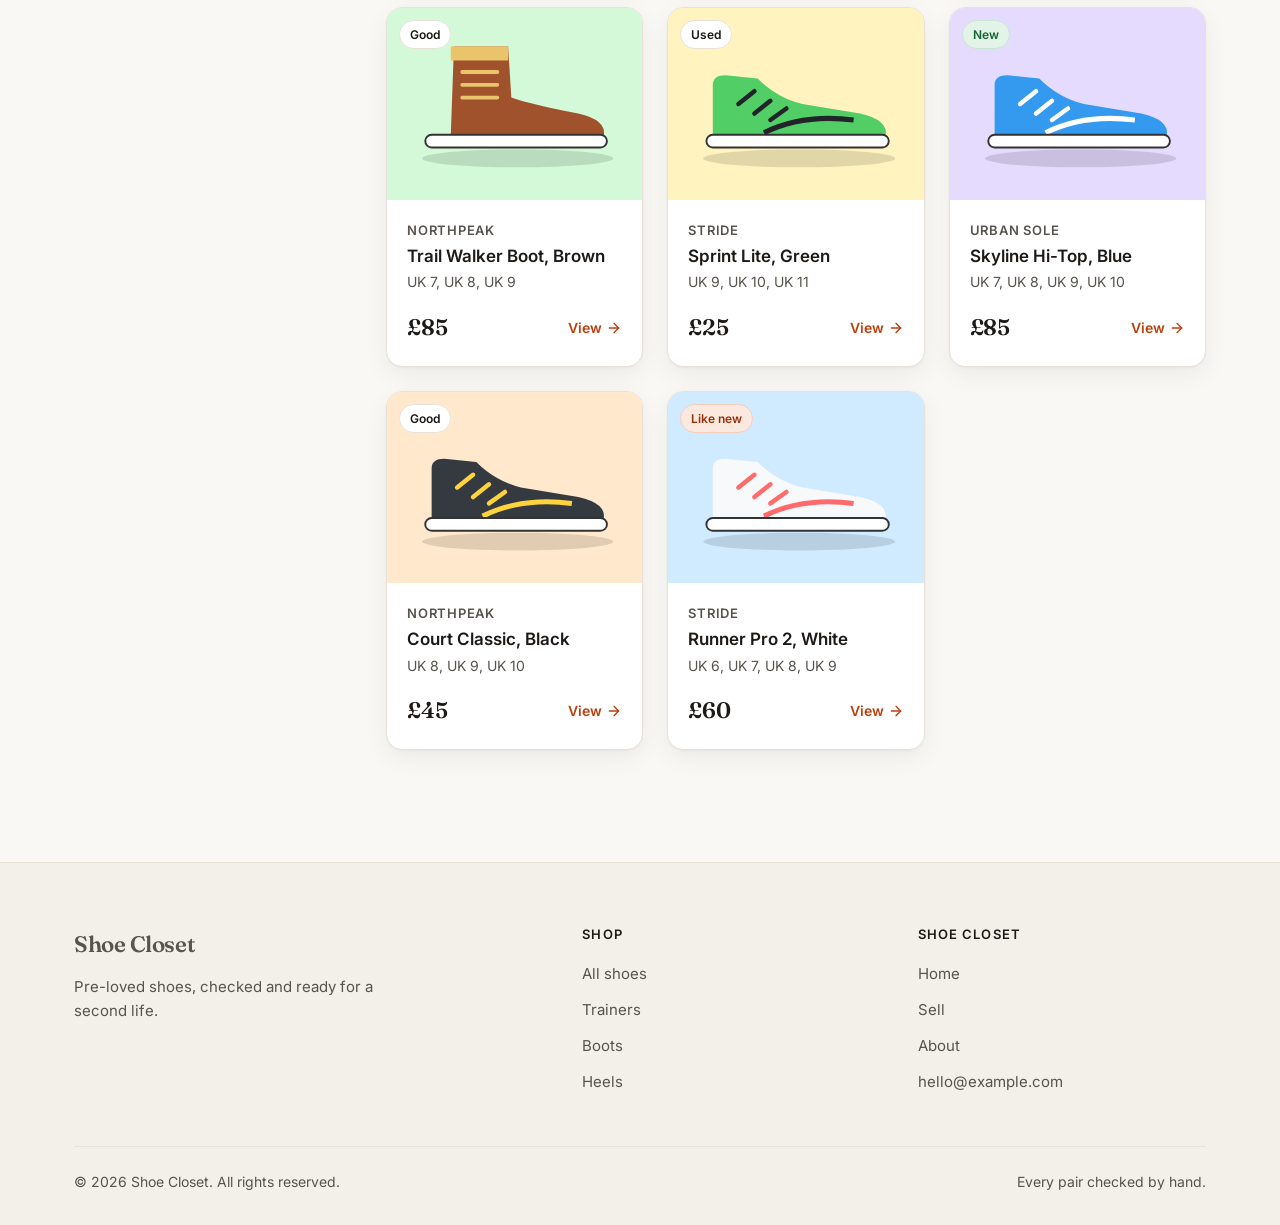
<file: shop.html>
<!DOCTYPE html>
<html lang="en-GB">
<head>
  <meta charset="utf-8">
  <meta name="viewport" content="width=device-width, initial-scale=1">
  <title>Shop all shoes | Shoe Closet</title>
  <meta name="description" content="Browse pre-loved and brand new shoes and filter by category, brand, size, price and condition.">
  <meta name="theme-color" content="#faf8f5">
  <meta property="og:type" content="website">
  <meta property="og:title" content="Shop all shoes | Shoe Closet">
  <meta property="og:description" content="Trainers, boots, heels, sandals and kids shoes, checked by hand and priced fairly.">
  <meta property="og:image" content="images/shoe-1.svg">
  <link rel="icon" href="data:image/svg+xml,%3Csvg xmlns='http://www.w3.org/2000/svg' viewBox='0 0 32 32'%3E%3Crect width='32' height='32' rx='8' fill='%23b9400f'/%3E%3Cpath d='M6 21v-6l5 1c3 2 6 3 10 3.5 3 .4 5 1.2 5 2.5H6z' fill='%23fff'/%3E%3C/svg%3E">
  <link rel="preconnect" href="https://fonts.googleapis.com">
  <link rel="preconnect" href="https://fonts.gstatic.com" crossorigin>
  <link href="https://fonts.googleapis.com/css2?family=Fraunces:ital,opsz,wght@0,9..144,500;0,9..144,600;1,9..144,500&family=Inter:wght@400;500;600&display=swap" rel="stylesheet">
  <link rel="stylesheet" href="styles.css">
</head>
<body>
  <a class="skip" href="#main">Skip to content</a>

  <header class="site-header">
    <nav class="nav container" aria-label="Main">
      <a class="logo" href="index.html">
        <span class="logo-mark"><svg viewBox="0 0 24 24" fill="none" stroke="currentColor" stroke-width="2" stroke-linecap="round" stroke-linejoin="round" aria-hidden="true"><path d="M4 16v-2.38C4 11.5 2.97 10.5 3 8c.03-2.72 1.49-6 4.5-6C9.37 2 10 3.8 10 5.5c0 3.11-2 5.66-2 8.68V16a2 2 0 1 1-4 0Z"/><path d="M20 20v-2.38c0-2.12 1.03-3.12 1-5.62-.03-2.72-1.49-6-4.5-6C14.63 6 14 7.8 14 9.5c0 3.11 2 5.66 2 8.68V20a2 2 0 1 0 4 0Z"/><path d="M16 17h4"/><path d="M4 13h4"/></svg></span>
        Shoe Closet
      </a>
      <button class="menu-btn" type="button" aria-expanded="false" aria-controls="nav-links" aria-label="Open menu"><svg viewBox="0 0 24 24" fill="none" stroke="currentColor" stroke-width="2" stroke-linecap="round" aria-hidden="true"><path d="M4 6h16M4 12h16M4 18h16"/></svg></button>
      <ul class="nav-links" id="nav-links">
        <li><a class="link" href="index.html">Home</a></li>
        <li><a class="link active" href="shop.html" aria-current="page">Shop</a></li>
        <li><a class="link" href="sell.html">Sell</a></li>
        <li><a class="link" href="about.html">About</a></li>
        <li class="nav-cta"><a class="btn" href="sell.html">Sell a pair</a></li>
      </ul>
    </nav>
  </header>

  <main id="main">
    <section class="page-head">
      <div class="container">
        <p class="crumbs"><a href="index.html">Home</a> / Shop</p>
        <h1 id="shop-title">All shoes</h1>
        <p>Every pair is checked by hand before it is listed. Filter by brand, size, price and condition to find your fit.</p>
      </div>
    </section>

    <div class="container shop">
      <aside class="filters" id="filters" aria-label="Filters">
        <div class="filters-head">
          <h2>Filters</h2>
          <button type="button" id="f-reset" class="reset-btn">Clear all</button>
        </div>
        <fieldset>
          <legend><label for="f-category">Category</label></legend>
          <select id="f-category"></select>
        </fieldset>
        <fieldset>
          <legend>Brand</legend>
          <div id="f-brands"></div>
        </fieldset>
        <fieldset>
          <legend><label for="f-size">Size</label></legend>
          <select id="f-size"></select>
        </fieldset>
        <fieldset>
          <legend><label for="f-price">Max price</label> <span id="f-price-label" class="price-value"></span></legend>
          <input type="range" id="f-price" min="0" max="100" step="1" value="100">
        </fieldset>
        <fieldset>
          <legend>Condition</legend>
          <div id="f-conditions"></div>
        </fieldset>
      </aside>

      <section aria-label="Shoes">
        <div class="sortbar">
          <button type="button" class="btn secondary filter-toggle" id="filter-toggle" aria-expanded="false" aria-controls="filters"><svg viewBox="0 0 24 24" fill="none" stroke="currentColor" stroke-width="2" stroke-linecap="round" aria-hidden="true"><path d="M4 21v-7M4 10V3M12 21v-9M12 8V3M20 21v-5M20 12V3M1 14h6M9 8h6M17 16h6"/></svg> Show filters</button>
          <span id="count" aria-live="polite"></span>
          <label for="sort">Sort by
            <select id="sort">
              <option value="">Newest first</option>
              <option value="low">Price: low to high</option>
              <option value="high">Price: high to low</option>
            </select>
          </label>
        </div>
        <div id="grid" class="grid three"></div>
      </section>
    </div>
  </main>

  <footer class="site-footer">
    <div class="container">
      <div class="footer-grid">
        <div class="footer-about">
          <a class="logo" href="index.html">Shoe Closet</a>
          <p>Pre-loved shoes, checked and ready for a second life.</p>
        </div>
        <div>
          <h3>Shop</h3>
          <ul>
            <li><a href="shop.html">All shoes</a></li>
            <li><a href="shop.html?category=Trainers">Trainers</a></li>
            <li><a href="shop.html?category=Boots">Boots</a></li>
            <li><a href="shop.html?category=Heels">Heels</a></li>
          </ul>
        </div>
        <div>
          <h3>Shoe Closet</h3>
          <ul>
            <li><a href="index.html">Home</a></li>
            <li><a href="sell.html">Sell</a></li>
            <li><a href="about.html">About</a></li>
            <!-- Replace hello@example.com with the real shop email -->
            <li><a href="mailto:hello@example.com">hello@example.com</a></li>
          </ul>
        </div>
      </div>
      <div class="footer-bottom">
        <span>&copy; <span id="year">2026</span> Shoe Closet. All rights reserved.</span>
        <span>Every pair checked by hand.</span>
      </div>
    </div>
  </footer>

  <script src="shoes.js"></script>
  <script src="site.js"></script>
  <script src="script.js"></script>
</body>
</html>
</file>
<file: styles.css>
/* Shoe Closet - redesign
   Direction: warm, editorial boutique for pre-loved shoes.
   Fonts: Fraunces (headings) + Inter (body). One accent: terracotta. */

:root {
  --bg: #faf8f5;
  --surface: #ffffff;
  --surface-2: #f3efe9;
  --text: #1c1917;
  --muted: #57534e;
  --border: #e7e1d8;
  --accent: #b9400f;
  --accent-hover: #963208;
  --accent-soft: #fbe9df;
  --good: #166534;
  --good-soft: #e3f3e8;
  --ink: #1c1917;

  --radius: 12px;
  --radius-lg: 20px;
  --shadow: 0 1px 2px rgb(0 0 0 / .04), 0 8px 24px rgb(0 0 0 / .06);
  --shadow-lg: 0 2px 4px rgb(0 0 0 / .04), 0 18px 40px rgb(28 25 23 / .10);

  --font-head: "Fraunces", Georgia, serif;
  --font-body: "Inter", system-ui, -apple-system, "Segoe UI", sans-serif;
  --container: 1180px;
}

*, *::before, *::after { box-sizing: border-box; }
html { scroll-behavior: smooth; -webkit-text-size-adjust: 100%; }
body {
  margin: 0;
  background: var(--bg);
  color: var(--text);
  font-family: var(--font-body);
  font-size: 17px;
  line-height: 1.6;
  -webkit-font-smoothing: antialiased;
}
img { max-width: 100%; display: block; }
a { color: var(--accent); text-decoration-thickness: 1px; text-underline-offset: 3px; }
a:hover { color: var(--accent-hover); }
:focus-visible { outline: 3px solid var(--accent); outline-offset: 3px; border-radius: 6px; }

h1, h2, h3 { font-family: var(--font-head); font-weight: 600; line-height: 1.15; letter-spacing: -0.02em; margin: 0 0 16px; }
h1 { font-size: clamp(2.5rem, 6vw, 4.5rem); }
h2 { font-size: clamp(1.75rem, 3.5vw, 2.5rem); }
h3 { font-size: 1.25rem; letter-spacing: -0.01em; }
p { margin: 0 0 16px; }
code { background: var(--surface-2); padding: 2px 6px; border-radius: 6px; font-size: .9em; }

.container { max-width: var(--container); margin: 0 auto; padding: 0 24px; }
.section { padding: 112px 0; }
.section.tight { padding: 64px 0; }
.section-head { display: flex; align-items: end; justify-content: space-between; gap: 24px; margin-bottom: 48px; flex-wrap: wrap; }
.section-head h2 { margin: 0; }
.section-head p { margin: 8px 0 0; color: var(--muted); max-width: 52ch; }
.eyebrow {
  display: inline-flex; align-items: center; gap: 8px;
  font-size: 13px; font-weight: 600; letter-spacing: .08em; text-transform: uppercase;
  color: var(--accent); margin-bottom: 16px;
}
.lead { font-size: 1.15rem; color: var(--muted); max-width: 52ch; }
.skip { position: absolute; left: -9999px; }
.skip:focus { left: 16px; top: 16px; z-index: 100; background: var(--surface); padding: 12px 16px; border-radius: 8px; }

/* ---------- Buttons ---------- */
.btn {
  display: inline-flex; align-items: center; justify-content: center; gap: 8px;
  min-height: 48px; padding: 14px 24px;
  border-radius: 10px; border: 1px solid transparent;
  background: var(--accent); color: #fff;
  font: 600 16px/1 var(--font-body); text-decoration: none; cursor: pointer;
  transition: all .2s ease;
}
.btn:hover { background: var(--accent-hover); color: #fff; transform: translateY(-1px); box-shadow: 0 8px 20px rgb(185 64 15 / .25); }
.btn svg { width: 18px; height: 18px; }
.btn.secondary { background: transparent; color: var(--text); border-color: var(--border); }
.btn.secondary:hover { background: var(--surface); border-color: var(--text); box-shadow: none; }
.btn.dark { background: var(--ink); }
.btn.dark:hover { background: #000; box-shadow: 0 8px 20px rgb(0 0 0 / .2); }
.btn.block { width: 100%; }
.text-link { display: inline-flex; align-items: center; gap: 6px; font-weight: 600; text-decoration: none; }
.text-link svg { width: 18px; height: 18px; transition: transform .2s ease; }
.text-link:hover svg { transform: translateX(3px); }

/* ---------- Header ---------- */
.site-header {
  position: sticky; top: 0; z-index: 50;
  background: rgb(250 248 245 / .82);
  backdrop-filter: blur(12px); -webkit-backdrop-filter: blur(12px);
  border-bottom: 1px solid var(--border);
}
.nav { display: flex; align-items: center; justify-content: space-between; height: 72px; gap: 24px; }
.logo { display: inline-flex; align-items: center; gap: 10px; font-family: var(--font-head); font-weight: 600; font-size: 1.4rem; color: var(--text); text-decoration: none; letter-spacing: -0.02em; }
.logo:hover { color: var(--text); }
.logo-mark { width: 34px; height: 34px; border-radius: 10px; background: var(--accent); display: grid; place-items: center; color: #fff; }
.logo-mark svg { width: 20px; height: 20px; }
.nav-links { display: flex; align-items: center; gap: 8px; list-style: none; margin: 0; padding: 0; }
.nav-links a.link { display: inline-flex; align-items: center; min-height: 44px; padding: 0 14px; border-radius: 8px; color: var(--muted); font-weight: 500; text-decoration: none; transition: all .2s ease; }
.nav-links a.link:hover { color: var(--text); background: var(--surface-2); }
.nav-links a.link.active { color: var(--text); font-weight: 600; }
.nav-cta { margin-left: 8px; }
.nav-cta .btn { min-height: 44px; padding: 10px 18px; font-size: 15px; }
.menu-btn { display: none; width: 44px; height: 44px; border: 1px solid var(--border); background: var(--surface); border-radius: 10px; cursor: pointer; color: var(--text); place-items: center; }
.menu-btn svg { width: 22px; height: 22px; }

/* ---------- Hero ---------- */
.hero { padding: 80px 0 112px; overflow: hidden; }
.hero-grid { display: grid; grid-template-columns: 1.05fr 1fr; gap: 64px; align-items: center; }
.hero h1 em { font-style: italic; color: var(--accent); font-weight: 500; }
.hero .lead { margin-bottom: 32px; }
.hero-actions { display: flex; flex-wrap: wrap; align-items: center; gap: 16px 24px; }
.hero-stats { display: flex; gap: 40px; margin-top: 48px; padding-top: 32px; border-top: 1px solid var(--border); flex-wrap: wrap; }
.hero-stats strong { display: block; font-family: var(--font-head); font-size: 2rem; font-weight: 600; line-height: 1.1; letter-spacing: -0.02em; }
.hero-stats span { color: var(--muted); font-size: 15px; }

.collage { position: relative; aspect-ratio: 1 / 1; max-width: 560px; margin-left: auto; width: 100%; }
.collage::before { content: ""; position: absolute; inset: 8% 4% 4% 10%; border-radius: 50%; background: radial-gradient(circle at 40% 40%, var(--accent-soft), transparent 70%); }
.collage figure { position: absolute; margin: 0; background: var(--surface); border: 1px solid var(--border); border-radius: var(--radius-lg); box-shadow: var(--shadow-lg); overflow: hidden; }
.collage figure img { width: 100%; height: 100%; object-fit: cover; }
.collage .c1 { width: 68%; aspect-ratio: 4 / 3; top: 4%; left: 0; transform: rotate(-3deg); }
.collage .c2 { width: 52%; aspect-ratio: 4 / 3; top: 40%; right: 0; transform: rotate(4deg); }
.collage .c3 { width: 44%; aspect-ratio: 4 / 3; bottom: 2%; left: 10%; transform: rotate(-1deg); }
.collage .tag {
  position: absolute; top: 34%; left: 44%; z-index: 3;
  background: var(--ink); color: #fff; border-radius: 999px; padding: 10px 16px;
  font-size: 14px; font-weight: 600; box-shadow: var(--shadow-lg); display: inline-flex; gap: 8px; align-items: center;
}
.collage .tag svg { width: 16px; height: 16px; color: #fdba8c; }

/* ---------- Trust strip ---------- */
.trust-strip { background: var(--ink); color: #f5f5f4; }
.trust-strip ul { list-style: none; margin: 0 auto; padding: 40px 24px; display: grid; grid-template-columns: repeat(3, 1fr); gap: 32px; }
.trust-strip li { display: flex; gap: 16px; align-items: flex-start; }
.trust-strip .ico { flex: none; width: 44px; height: 44px; border-radius: 12px; background: rgb(255 255 255 / .08); display: grid; place-items: center; color: #fdba8c; }
.trust-strip .ico svg { width: 22px; height: 22px; }
.trust-strip strong { display: block; font-size: 16px; margin-bottom: 2px; color: #fff; }
.trust-strip span { color: #d6d3d1; font-size: 15px; }

/* ---------- Category tiles ---------- */
.tiles { display: grid; grid-template-columns: repeat(5, 1fr); gap: 16px; }
.tile {
  display: flex; flex-direction: column;
  border-radius: var(--radius-lg); overflow: hidden;
  background: var(--surface); border: 1px solid var(--border); box-shadow: var(--shadow);
  color: var(--text); text-decoration: none; transition: all .25s ease;
}
.tile:hover { color: var(--text); }
.tile img { width: 100%; aspect-ratio: 4 / 3; object-fit: cover; transition: transform .4s ease; }
.tile span { padding: 16px 20px 0; font-family: var(--font-head); font-size: 1.3rem; font-weight: 600; display: flex; justify-content: space-between; align-items: center; letter-spacing: -0.01em; }
.tile span svg { color: var(--accent); }
.tile small { display: block; padding: 2px 20px 18px; color: var(--muted); font-size: 14px; }
.tile span svg { width: 20px; height: 20px; transition: transform .2s ease; }
.tile:hover { transform: translateY(-4px); box-shadow: var(--shadow-lg); }
.tile:hover img { transform: scale(1.06); }
.tile:hover span svg { transform: translateX(3px); }

/* ---------- Product cards ---------- */
.grid { display: grid; grid-template-columns: repeat(4, 1fr); gap: 24px; }
.grid.three { grid-template-columns: repeat(3, 1fr); }
.card {
  display: flex; flex-direction: column;
  background: var(--surface); border: 1px solid var(--border); border-radius: 16px;
  overflow: hidden; color: var(--text); text-decoration: none;
  box-shadow: var(--shadow); transition: all .25s ease;
}
.card:hover { color: var(--text); transform: translateY(-4px); box-shadow: var(--shadow-lg); border-color: #d6cfc4; }
.card .photo { position: relative; aspect-ratio: 4 / 3; background: var(--surface-2); overflow: hidden; display: grid; place-items: center; color: var(--muted); font-size: 14px; }
.card .photo img { width: 100%; height: 100%; object-fit: cover; transition: transform .4s ease; }
.card:hover .photo img { transform: scale(1.04); }
.card .badge { position: absolute; top: 12px; left: 12px; }
.card .body { padding: 20px; display: flex; flex-direction: column; gap: 4px; flex: 1; }
.card .brand { font-size: 13px; font-weight: 600; letter-spacing: .06em; text-transform: uppercase; color: var(--muted); margin: 0; }
.card h3 { font-family: var(--font-body); font-size: 17px; font-weight: 600; letter-spacing: 0; margin: 0; line-height: 1.35; }
.card .meta { font-size: 14px; color: var(--muted); margin: 0; }
.card .foot { display: flex; align-items: center; justify-content: space-between; margin-top: auto; padding-top: 12px; }
.card .price { font-family: var(--font-head); font-size: 1.4rem; font-weight: 600; margin: 0; letter-spacing: -0.01em; }
.card .view { font-size: 14px; font-weight: 600; color: var(--accent); display: inline-flex; align-items: center; gap: 4px; }
.card .view svg { width: 16px; height: 16px; }

.badge { display: inline-flex; align-items: center; padding: 4px 10px; border-radius: 999px; font-size: 12px; font-weight: 600; background: var(--surface); color: var(--text); border: 1px solid var(--border); }
.badge.new { background: var(--good-soft); color: var(--good); border-color: #c6e6d0; }
.badge.like-new { background: var(--accent-soft); color: var(--accent-hover); border-color: #f5cdb8; }
.empty { grid-column: 1 / -1; text-align: center; padding: 64px 24px; background: var(--surface); border: 1px dashed var(--border); border-radius: 16px; color: var(--muted); }

/* ---------- How it works ---------- */
.steps { display: grid; grid-template-columns: repeat(3, 1fr); gap: 24px; counter-reset: step; }
.step { background: var(--surface); border: 1px solid var(--border); border-radius: 16px; padding: 32px; box-shadow: var(--shadow); }
.step .num { display: inline-grid; place-items: center; width: 44px; height: 44px; border-radius: 12px; background: var(--accent-soft); color: var(--accent); font-family: var(--font-head); font-weight: 600; font-size: 1.2rem; margin-bottom: 20px; }
.step p { color: var(--muted); margin: 0; }

/* ---------- Testimonial / quote ---------- */
.quote { display: grid; grid-template-columns: auto 1fr; gap: 32px; align-items: start; max-width: 880px; }
.quote svg { width: 48px; height: 48px; color: var(--accent); }
.quote blockquote { margin: 0; font-family: var(--font-head); font-size: clamp(1.4rem, 2.6vw, 2rem); line-height: 1.35; letter-spacing: -0.01em; }
.quote figcaption { margin-top: 20px; color: var(--muted); font-size: 15px; }

/* ---------- CTA band ---------- */
.cta {
  border-radius: 24px; padding: 64px; background: var(--ink); color: #fff;
  display: grid; grid-template-columns: 1.4fr 1fr; gap: 32px; align-items: center; position: relative; overflow: hidden;
}
.cta::after { content: ""; position: absolute; right: -80px; top: -80px; width: 320px; height: 320px; border-radius: 50%; background: radial-gradient(circle, rgb(185 64 15 / .55), transparent 70%); }
.cta h2 { color: #fff; margin-bottom: 12px; }
.cta p { color: #d6d3d1; margin: 0; max-width: 48ch; }
.cta .actions { display: flex; gap: 12px; justify-content: flex-end; flex-wrap: wrap; position: relative; z-index: 1; }
.cta .btn.secondary { color: #fff; border-color: rgb(255 255 255 / .3); }
.cta .btn.secondary:hover { background: rgb(255 255 255 / .08); border-color: #fff; }

/* ---------- Page header (inner pages) ---------- */
.page-head { padding: 64px 0 40px; border-bottom: 1px solid var(--border); background: linear-gradient(180deg, var(--surface-2), var(--bg)); }
.page-head h1 { font-size: clamp(2.25rem, 5vw, 3.5rem); margin-bottom: 12px; }
.page-head p { color: var(--muted); max-width: 60ch; margin: 0; font-size: 1.1rem; }
.crumbs { font-size: 14px; color: var(--muted); margin-bottom: 16px; }
.crumbs a { color: var(--muted); text-decoration: none; }
.crumbs a:hover { color: var(--text); }

/* ---------- Shop ---------- */
.shop { display: grid; grid-template-columns: 272px 1fr; gap: 40px; align-items: start; padding-top: 48px; padding-bottom: 112px; }
.filters { position: sticky; top: 96px; background: var(--surface); border: 1px solid var(--border); border-radius: 16px; padding: 24px; box-shadow: var(--shadow); }
.filters-head { display: flex; align-items: center; justify-content: space-between; margin-bottom: 8px; }
.filters-head h2 { font-family: var(--font-body); font-size: 17px; letter-spacing: 0; margin: 0; }
.filters fieldset { border: 0; border-top: 1px solid var(--border); margin: 0; padding: 20px 0; }
.filters fieldset:first-of-type { border-top: 0; padding-top: 12px; }
.filters legend { font-size: 13px; font-weight: 600; letter-spacing: .06em; text-transform: uppercase; color: var(--muted); padding: 0; margin-bottom: 12px; float: left; width: 100%; }
.filters legend + * { clear: both; }
.filters label { display: flex; align-items: center; gap: 10px; min-height: 36px; font-size: 15px; cursor: pointer; }
.filters input[type=checkbox] { width: 18px; height: 18px; accent-color: var(--accent); margin: 0; }
.filters input[type=range] { width: 100%; accent-color: var(--accent); }
.price-value { color: var(--text); font-weight: 600; text-transform: none; letter-spacing: 0; font-size: 15px; }
.reset-btn { background: none; border: 0; color: var(--accent); font: 600 14px var(--font-body); cursor: pointer; padding: 8px 0; min-height: 44px; }
.reset-btn:hover { color: var(--accent-hover); text-decoration: underline; }

select, input[type=text], input[type=number], input:not([type]), textarea {
  width: 100%; min-height: 46px; padding: 10px 14px;
  font: 16px/1.4 var(--font-body); color: var(--text);
  background: var(--surface); border: 1px solid #d6cfc4; border-radius: 10px;
  transition: border-color .2s ease, box-shadow .2s ease;
}
select { appearance: none; -webkit-appearance: none; padding-right: 40px; cursor: pointer;
  background-image: url("data:image/svg+xml,%3Csvg xmlns='http://www.w3.org/2000/svg' width='16' height='16' viewBox='0 0 24 24' fill='none' stroke='%2357534e' stroke-width='2' stroke-linecap='round' stroke-linejoin='round'%3E%3Cpath d='m6 9 6 6 6-6'/%3E%3C/svg%3E");
  background-repeat: no-repeat; background-position: right 14px center; }
select:focus, input:focus, textarea:focus { outline: none; border-color: var(--accent); box-shadow: 0 0 0 4px rgb(185 64 15 / .15); }

.sortbar { display: flex; align-items: center; justify-content: space-between; gap: 16px; margin-bottom: 24px; flex-wrap: wrap; }
.sortbar #count { font-weight: 600; }
.sortbar label { display: flex; align-items: center; gap: 12px; color: var(--muted); font-size: 15px; white-space: nowrap; }
.sortbar select { width: auto; min-width: 200px; }
.filter-toggle { display: none; }

/* ---------- Product page ---------- */
.product { display: grid; grid-template-columns: 1.1fr 1fr; gap: 64px; align-items: start; padding: 32px 0 96px; }
.product .gallery { position: sticky; top: 96px; border-radius: 24px; overflow: hidden; border: 1px solid var(--border); background: var(--surface-2); box-shadow: var(--shadow); aspect-ratio: 4 / 3; display: grid; place-items: center; color: var(--muted); }
.product .gallery img { width: 100%; height: 100%; object-fit: cover; }
.product .info .brand { font-size: 13px; font-weight: 600; letter-spacing: .08em; text-transform: uppercase; color: var(--accent); margin-bottom: 8px; }
.product .info h1 { font-size: clamp(2rem, 4vw, 3rem); margin-bottom: 16px; }
.price-row { display: flex; align-items: center; gap: 16px; margin-bottom: 24px; }
.price-row .price { font-family: var(--font-head); font-size: 2rem; font-weight: 600; letter-spacing: -0.02em; margin: 0; }
.spec { display: grid; grid-template-columns: auto 1fr; gap: 8px 24px; padding: 20px 0; border-top: 1px solid var(--border); border-bottom: 1px solid var(--border); margin-bottom: 24px; font-size: 15px; }
.spec dt { color: var(--muted); }
.spec dd { margin: 0; font-weight: 500; }
.size-label { display: block; font-weight: 600; margin-bottom: 12px; }
.sizes { display: flex; flex-wrap: wrap; gap: 8px; margin-bottom: 24px; }
.size-btn { min-width: 72px; min-height: 48px; padding: 0 16px; border-radius: 10px; border: 1px solid #d6cfc4; background: var(--surface); color: var(--text); font: 500 15px var(--font-body); cursor: pointer; transition: all .2s ease; }
.size-btn:hover { border-color: var(--text); }
.size-btn.selected { background: var(--ink); color: #fff; border-color: var(--ink); }
.desc { color: var(--muted); margin-bottom: 28px; }
.note { font-size: 14px; color: var(--muted); margin: 12px 0 0; text-align: center; }
.trust { list-style: none; padding: 20px; margin: 28px 0 0; display: grid; gap: 12px; background: var(--surface); border: 1px solid var(--border); border-radius: 14px; }
.trust li { display: flex; align-items: center; gap: 12px; font-size: 15px; }
.trust svg { width: 20px; height: 20px; color: var(--good); flex: none; }
.not-found { text-align: center; padding: 96px 0; max-width: 520px; margin: 0 auto; }
.not-found p { color: var(--muted); }

/* ---------- Sell page ---------- */
.sell-layout { display: grid; grid-template-columns: 1.4fr 1fr; gap: 48px; align-items: start; padding-top: 48px; padding-bottom: 112px; }
.panel { background: var(--surface); border: 1px solid var(--border); border-radius: 20px; padding: 32px; box-shadow: var(--shadow); }
.add-form { display: grid; grid-template-columns: 1fr 1fr; gap: 20px; }
.add-form .full { grid-column: 1 / -1; }
.field label { display: block; font-weight: 600; font-size: 15px; margin-bottom: 8px; }
.field .hint { font-weight: 400; color: var(--muted); }
.check { display: flex; align-items: center; gap: 12px; font-size: 15px; min-height: 44px; cursor: pointer; }
.check input { width: 20px; height: 20px; accent-color: var(--accent); }
textarea { resize: vertical; min-height: 96px; }
#output { font-family: ui-monospace, "Cascadia Code", Consolas, monospace; font-size: 14px; background: var(--surface-2); margin: 16px 0; }
.result { margin-top: 24px; border-color: #f5cdb8; background: #fffaf7; }
.result h2 { font-size: 1.5rem; }
.side-note h2 { font-size: 1.4rem; }
.side-note ol { padding-left: 20px; margin: 0; color: var(--muted); }
.side-note li { margin-bottom: 12px; }
.side-note li strong { color: var(--text); }
.copied { color: var(--good); font-weight: 600; font-size: 14px; margin-left: 12px; }

/* ---------- About ---------- */
.about-intro { display: grid; grid-template-columns: 1fr 1fr; gap: 64px; align-items: center; }
.about-intro .lead { font-size: 1.2rem; }
.values { display: grid; gap: 16px; }
.value { display: flex; gap: 16px; padding: 24px; background: var(--surface); border: 1px solid var(--border); border-radius: 16px; box-shadow: var(--shadow); }
.value .ico { flex: none; width: 44px; height: 44px; border-radius: 12px; background: var(--accent-soft); color: var(--accent); display: grid; place-items: center; }
.value .ico svg { width: 22px; height: 22px; }
.value h3 { font-family: var(--font-body); font-size: 17px; letter-spacing: 0; margin-bottom: 4px; }
.value p { margin: 0; color: var(--muted); font-size: 15px; }
.contact-card { display: flex; align-items: center; justify-content: space-between; gap: 24px; flex-wrap: wrap; }
.contact-card p { margin: 0; color: var(--muted); }

/* ---------- Footer ---------- */
.site-footer { background: var(--surface-2); border-top: 1px solid var(--border); padding: 64px 0 32px; color: var(--muted); font-size: 15px; }
.footer-grid { display: grid; grid-template-columns: 1.6fr 1fr 1fr; gap: 48px; }
.footer-grid h3 { font-family: var(--font-body); font-size: 13px; font-weight: 600; letter-spacing: .08em; text-transform: uppercase; color: var(--text); margin-bottom: 16px; }
.footer-grid ul { list-style: none; margin: 0; padding: 0; display: grid; gap: 4px; }
.footer-grid a { color: var(--muted); text-decoration: none; display: inline-flex; min-height: 32px; align-items: center; }
.footer-grid a:hover { color: var(--text); }
.footer-about p { max-width: 36ch; margin-top: 12px; }
.footer-bottom { margin-top: 48px; padding-top: 24px; border-top: 1px solid var(--border); display: flex; justify-content: space-between; gap: 16px; flex-wrap: wrap; font-size: 14px; }

/* ---------- Motion ---------- */
.reveal { opacity: 0; transform: translateY(16px); transition: opacity .6s ease, transform .6s ease; }
.reveal.in { opacity: 1; transform: none; }
@media (prefers-reduced-motion: reduce) {
  html { scroll-behavior: auto; }
  *, *::before, *::after { transition: none !important; animation: none !important; }
  .reveal { opacity: 1; transform: none; }
}

/* ---------- Responsive ---------- */
@media (max-width: 1080px) {
  .grid { grid-template-columns: repeat(3, 1fr); }
  .tiles { grid-template-columns: repeat(3, 1fr); }
}
@media (max-width: 900px) {
  .section { padding: 80px 0; }
  .hero { padding: 48px 0 80px; }
  .hero-grid, .about-intro, .product, .sell-layout { grid-template-columns: 1fr; gap: 48px; }
  .collage { margin: 0 auto; max-width: 480px; }
  .product .gallery { position: static; }
  .shop { grid-template-columns: 1fr; gap: 24px; padding-top: 32px; }
  .filters { position: static; display: none; }
  .filters.open { display: block; }
  .filter-toggle { display: inline-flex; }
  .grid, .grid.three { grid-template-columns: repeat(2, 1fr); }
  .steps { grid-template-columns: 1fr; }
  .trust-strip ul { grid-template-columns: 1fr; gap: 24px; }
  .cta { grid-template-columns: 1fr; padding: 48px 32px; }
  .cta .actions { justify-content: flex-start; }
  .footer-grid { grid-template-columns: 1fr 1fr; }
  .footer-about { grid-column: 1 / -1; }

  .menu-btn { display: grid; }
  .nav-links {
    position: absolute; top: 72px; left: 0; right: 0;
    flex-direction: column; align-items: stretch; gap: 4px;
    padding: 16px 24px 24px; background: var(--bg); border-bottom: 1px solid var(--border);
    box-shadow: 0 16px 24px rgb(0 0 0 / .06);
    display: none;
  }
  .nav-links.open { display: flex; }
  .nav-links a.link { min-height: 48px; font-size: 17px; }
  .nav-cta { margin: 8px 0 0; }
  .nav-cta .btn { width: 100%; min-height: 48px; }
}
@media (max-width: 600px) {
  body { font-size: 16px; }
  .section { padding: 64px 0; }
  .tiles { grid-template-columns: 1fr 1fr; gap: 12px; }
  .tile span { padding: 12px 14px 0; font-size: 1.1rem; }
  .tile small { padding: 0 14px 14px; }
  .grid, .grid.three { grid-template-columns: 1fr; }
  .hero-stats { gap: 24px; }
  .hero-stats strong { font-size: 1.6rem; }
  .add-form { grid-template-columns: 1fr; }
  .panel { padding: 24px; }
  .quote { grid-template-columns: 1fr; gap: 16px; }
  .footer-grid { grid-template-columns: 1fr 1fr; gap: 32px; }
  .sortbar select { min-width: 0; }
}
</file>
